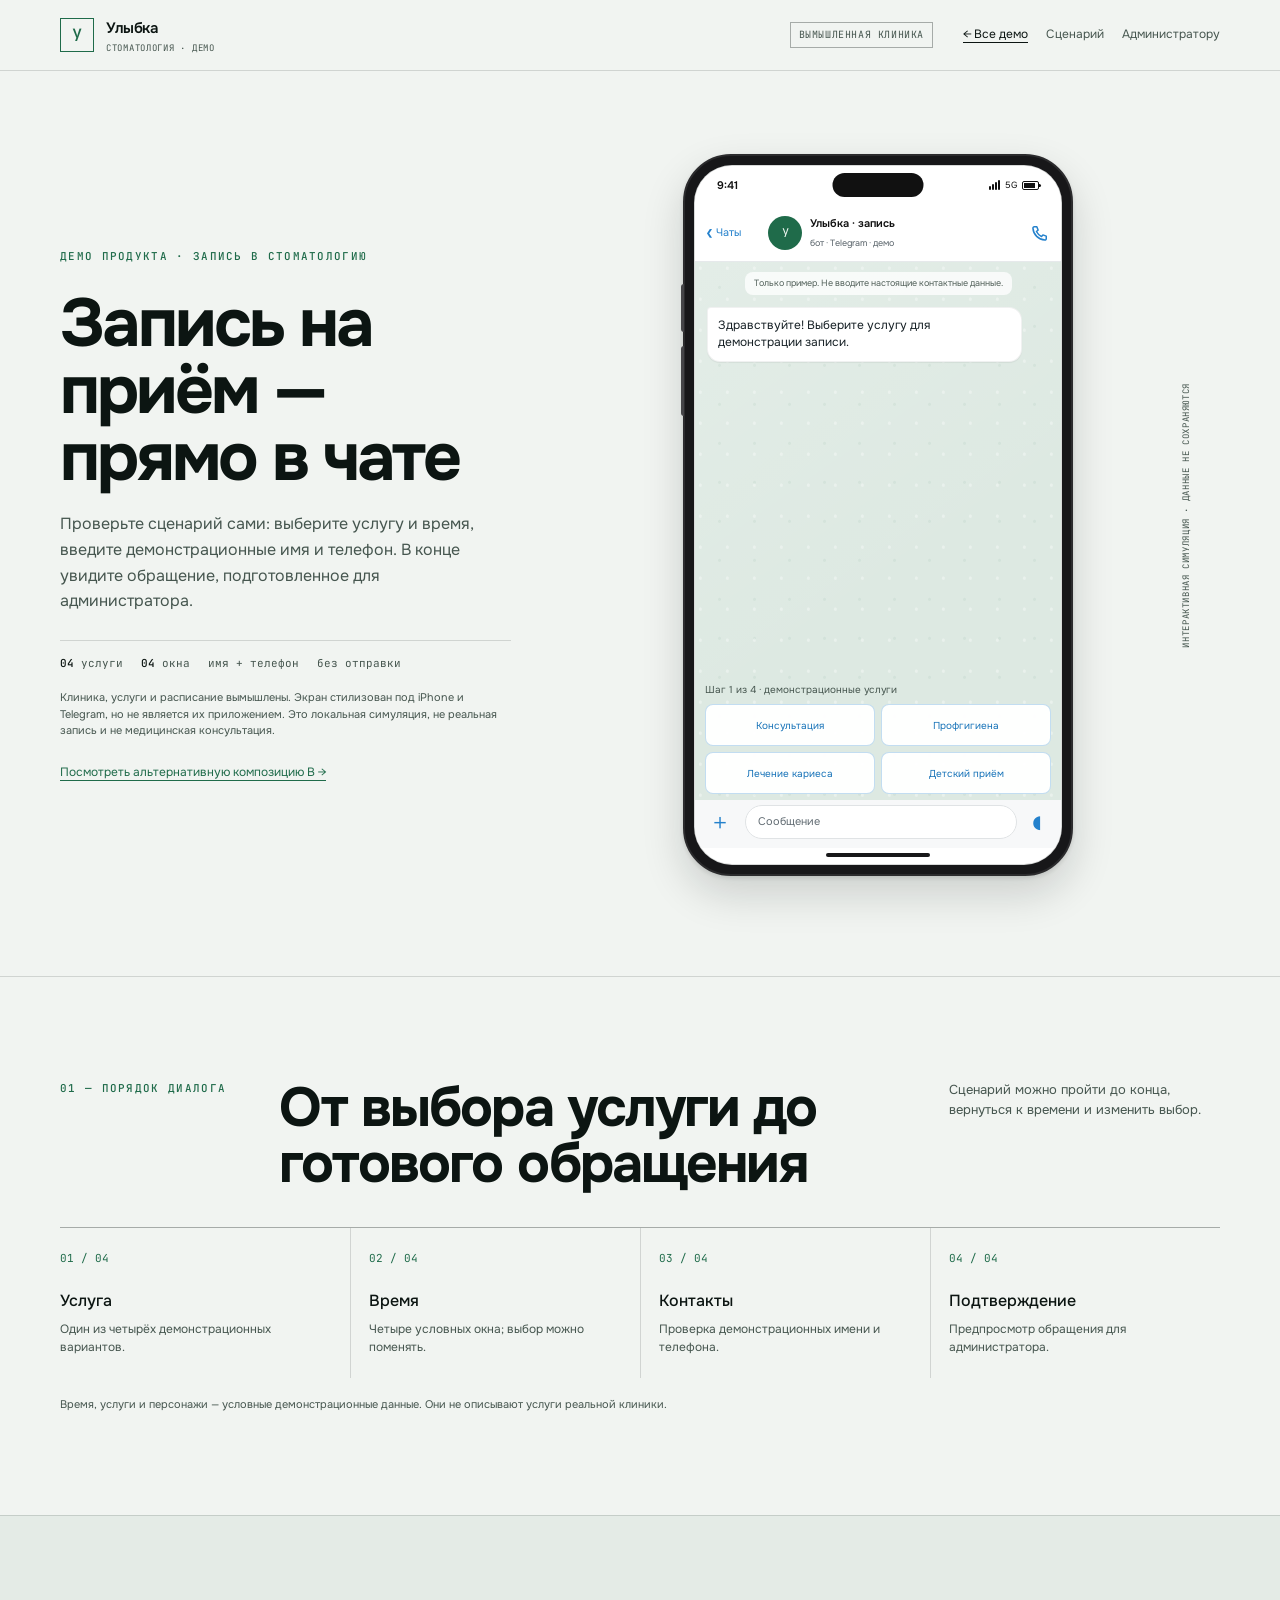
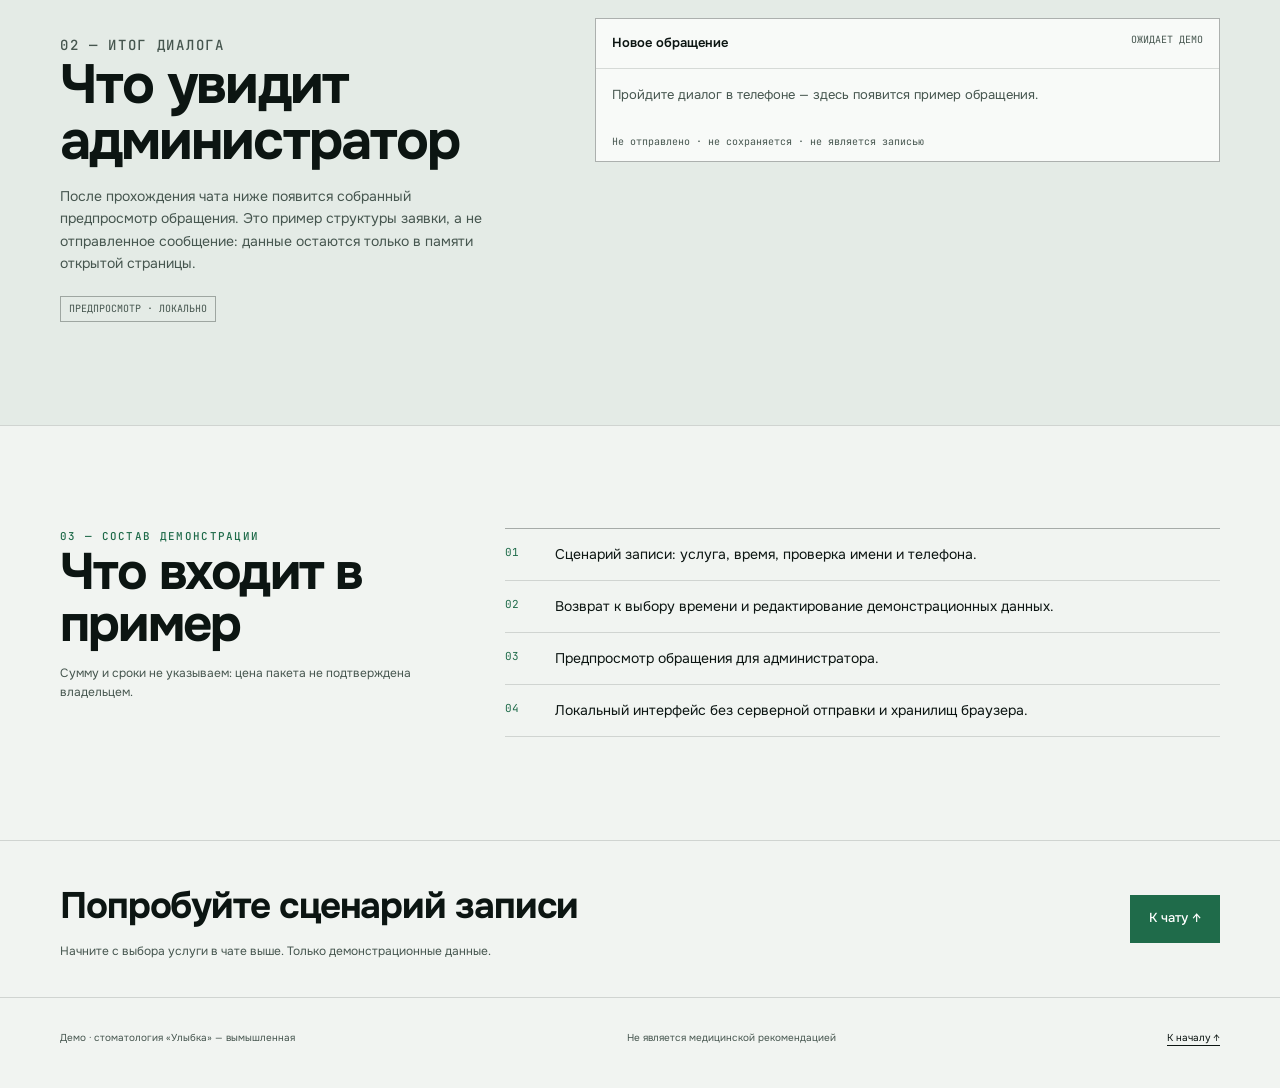
<file: clinic-bot/index.html>
<!doctype html>
<html lang="ru" data-theme="clinic">
<head>
  <meta charset="utf-8">
  <meta name="viewport" content="width=device-width, initial-scale=1">
  <meta name="theme-color" content="#F1F4F1">
  <title>Запись в стоматологию через бота — демо</title>
  <meta name="description" content="Демонстрация вымышленного Telegram-бота записи в стоматологию: выберите услугу, время и посмотрите обращение администратору.">
  <link rel="preconnect" href="https://fonts.googleapis.com">
  <link rel="preconnect" href="https://fonts.gstatic.com" crossorigin>
  <link href="https://fonts.googleapis.com/css2?family=JetBrains+Mono:wght@400;500&family=Onest:wght@400;500;600&display=swap" rel="stylesheet">
  <link rel="stylesheet" href="../assets/base.css">
  <style>
    html[data-theme="clinic"] {
      --font-display: "Onest", system-ui, sans-serif;
      --font-text: "Onest", system-ui, sans-serif;
      --font-mono: "JetBrains Mono", ui-monospace, monospace;
      --wrap: 1240px;
      --gutter: clamp(20px, 4vw, 40px);
    }
    body { background: var(--bg); }
    a { text-underline-offset: 4px; }
    .skip { position: absolute; top: 8px; left: -999px; z-index: 30; padding: 10px 14px; background: var(--accent); color: var(--accent-ink); }
    .skip:focus { left: 8px; }
    .top { border-bottom: 1px solid var(--line); }
    .top__inner { display: flex; align-items: center; justify-content: space-between; gap: 18px; min-height: 70px; }
    .wordmark { display: inline-flex; align-items: center; gap: 12px; min-height: 44px; color: var(--ink); text-decoration: none; }
    .wordmark__symbol { display: grid; place-items: center; width: 34px; height: 34px; border: 1px solid var(--accent); color: var(--accent); font: 500 17px/1 var(--font-mono); }
    .wordmark__name { font-size: 15px; font-weight: 600; letter-spacing: -.03em; }
    .wordmark__kind { display: block; margin-top: 2px; color: var(--ink-soft); font: 9px/1.3 var(--font-mono); letter-spacing: .08em; text-transform: uppercase; }
    .top__right { display: flex; align-items: center; gap: clamp(12px, 2.6vw, 30px); }
    .demo-tag { padding: 6px 8px; border: 1px solid var(--line-strong); color: var(--ink-soft); font: 10px/1.2 var(--font-mono); letter-spacing: .06em; text-transform: uppercase; }
    .demo-tag__short { display: none; }
    .top__nav { display: flex; align-items: center; gap: 18px; }
    .top__nav a { display: inline-flex; align-items: center; min-height: 44px; color: var(--ink-soft); font-size: 12px; white-space: nowrap; text-decoration: none; }
    .top__nav a:hover { color: var(--ink); text-decoration: underline; text-decoration-color: var(--accent); }
    .top__nav a.nav__home { color: var(--ink); text-decoration: underline; text-decoration-thickness: 1px; text-decoration-color: currentColor; }

    .hero { padding-block: clamp(38px, 6.5vw, 84px) clamp(56px, 8vw, 100px); }
    .hero__grid { display: grid; grid-template-columns: minmax(0, 5fr) minmax(350px, 7fr); gap: clamp(30px, 6vw, 82px); align-items: center; }
    .hero__copy { min-width: 0; }
    .eyebrow, .section-index { color: var(--accent); }
    .hero h1 { max-width: 620px; margin-top: 24px; font-size: clamp(2.8rem, 5.3vw, 5rem); line-height: .99; letter-spacing: -.045em; text-wrap: balance; }
    .hero__lead { max-width: 45ch; margin-top: 20px; color: var(--ink-soft); font-size: 16px; line-height: 1.6; }
    .hero__facts { display: flex; flex-wrap: wrap; gap: 8px 18px; margin-top: 26px; padding-top: 14px; border-top: 1px solid var(--line); color: var(--ink-soft); font: 11px/1.5 var(--font-mono); }
    .hero__facts b { color: var(--ink); font-weight: 500; }
    .hero__disclaimer { margin-top: 18px; color: var(--ink-soft); font-size: 11px; line-height: 1.5; }
    .hero__preview { margin-top: 24px; font-size: 12px; }
    .hero__preview a { color: var(--accent); }

    .phone-wrap { display: grid; grid-template-columns: minmax(0, 1fr) 40px; align-items: center; gap: 12px; min-width: 0; }
    .phone { position: relative; width: min(100%, 390px); justify-self: center; padding: 9px; border: 2px solid #2B2B2D; border-radius: 48px; background: #171719; box-shadow: 0 18px 42px rgba(12,21,18,.16), 0 2px 5px rgba(12,21,18,.12); }
    .phone::before, .phone::after { position: absolute; left: -4px; width: 3px; border-radius: 3px 0 0 3px; background: #454548; content: ""; }
    .phone::before { top: 128px; height: 48px; }
    .phone::after { top: 190px; height: 70px; }
    .phone__screen { position: relative; display: flex; flex-direction: column; height: 700px; overflow: hidden; border: 1px solid rgba(12,21,18,.16); border-radius: 38px; background: #FFFFFF; }
    .phone__status { position: relative; display: flex; flex: none; align-items: center; justify-content: space-between; height: 38px; padding: 0 22px; background: #FFFFFF; color: #111111; font: 600 11px/1 var(--font-text); }
    .phone__island { position: absolute; top: 7px; left: 50%; width: 91px; height: 24px; transform: translateX(-50%); border-radius: 20px; background: #111111; }
    .phone__indicators { display: inline-flex; align-items: center; gap: 5px; font: 9px/1 var(--font-text); }
    .phone__signal { display: inline-flex; align-items: end; gap: 1px; height: 10px; }
    .phone__signal i { display: block; width: 2px; border-radius: 2px; background: #111; }
    .phone__signal i:nth-child(1) { height: 4px; }
    .phone__signal i:nth-child(2) { height: 6px; }
    .phone__signal i:nth-child(3) { height: 8px; }
    .phone__signal i:nth-child(4) { height: 10px; }
    .phone__battery { position: relative; width: 17px; height: 9px; border: 1px solid #111; border-radius: 2px; }
    .phone__battery::before { position: absolute; inset: 1px 3px 1px 1px; background: #111; content: ""; }
    .phone__battery::after { position: absolute; top: 2px; right: -3px; width: 2px; height: 3px; border-radius: 0 2px 2px 0; background: #111; content: ""; }
    .phone__bar { display: grid; flex: none; grid-template-columns: 62px minmax(0,1fr) 58px; align-items: center; min-height: 58px; padding: 0 11px; border-bottom: 1px solid #E6E9EB; background: rgba(255,255,255,.97); }
    .phone__back { display: inline-flex; align-items: center; gap: 2px; min-height: 44px; color: #2481CC; font-size: 13px; white-space: nowrap; }
    .phone__back b { font-size: 25px; font-weight: 400; line-height: 1; }
    .phone__identity { display: grid; grid-template-columns: 34px minmax(0,1fr); align-items: center; justify-content: center; gap: 8px; min-width: 0; }
    .phone__avatar { display: grid; place-items: center; width: 34px; height: 34px; border-radius: 50%; background: var(--accent); color: #F4FAF6; font: 12px/1 var(--font-mono); }
    .phone__title { display: block; overflow: hidden; color: #111111; font-size: 11px; font-weight: 600; text-overflow: ellipsis; white-space: nowrap; }
    .phone__sub { display: block; margin-top: 3px; color: #59636A; font-size: 9px; }
    .phone__actions { display: flex; justify-content: end; color: #2481CC; }
    .phone__actions svg { width: 20px; height: 20px; }
    .chat { display: flex; flex: 1; flex-direction: column; min-height: 0; padding: 10px 10px 6px; background-color: #DDE9E2; background-image: radial-gradient(ellipse at 20% 20%, rgba(255,255,255,.34) 0 1px, transparent 2px), radial-gradient(ellipse at 70% 65%, rgba(31,107,74,.055) 0 1px, transparent 2px), linear-gradient(145deg, rgba(255,255,255,.18), transparent 60%); background-size: 27px 31px, 35px 39px, auto; }
    .chat__notice { align-self: center; max-width: 270px; margin-bottom: 10px; padding: 5px 9px; border-radius: 8px; background: rgba(255,255,255,.78); color: #52615A; font-size: 9px; line-height: 1.4; text-align: center; }
    .chat__log { display: flex; flex: 1; flex-direction: column; gap: 8px; overflow-y: auto; padding: 2px 2px 10px; scrollbar-color: #AABBB0 transparent; scrollbar-width: thin; }
    .message { max-width: 92%; padding: 9px 10px; border: 1px solid rgba(12,21,18,.06); border-radius: 4px 13px 13px 13px; background: #FFFFFF; color: #172126; font-size: 12px; line-height: 1.45; overflow-wrap: anywhere; animation: message-in 180ms cubic-bezier(.2,.7,.2,1) both; box-shadow: 0 1px 1px rgba(12,21,18,.06); }
    .message--bot { align-self: flex-start; }
    .message--user { align-self: flex-end; border-radius: 13px 4px 13px 13px; background: #D5F2CB; }
    .message__time { display: block; margin-top: 4px; color: #607169; font: 9px/1 var(--font-mono); text-align: right; }
    @keyframes message-in { from { opacity: 0; transform: translateY(6px); } to { opacity: 1; transform: translateY(0); } }
    .chat__controls { display: grid; gap: 7px; margin-top: auto; }
    .chat__hint { color: var(--ink-soft); font-size: 10px; line-height: 1.4; }
    .choices { display: grid; grid-template-columns: repeat(2, minmax(0, 1fr)); gap: 6px; }
    .choice { min-height: 42px; padding: 7px 8px; border: 1px solid rgba(36,129,204,.27); border-radius: 8px; background: rgba(255,255,255,.96); color: #1773B8; font-size: 10px; line-height: 1.3; text-align: center; cursor: pointer; transition: background-color 160ms ease, border-color 160ms ease, color 160ms ease; }
    .choice:active { transform: translateY(1px); }
    .choice:focus-visible, .chat-input:focus-visible, .text-action:focus-visible, .cta:focus-visible, .top__nav a:focus-visible, .wordmark:focus-visible, .footer a:focus-visible { outline: 2px solid var(--accent); outline-offset: 3px; }
    .chat-input-row { display: grid; grid-template-columns: minmax(0, 1fr) 44px; gap: 6px; }
    .chat-input { width: 100%; min-width: 0; min-height: 44px; padding: 9px 12px; border: 1px solid #D7DCE0; border-radius: 18px; background: #FFFFFF; color: #172126; font: 13px/1.3 var(--font-text); }
    .chat-input::placeholder { color: #626C73; opacity: 1; }
    .chat-input--invalid { border-color: #A32620; }
    .send { min-width: 44px; min-height: 44px; border: 1px solid #2481CC; border-radius: 50%; background: #2481CC; color: #FFFFFF; font-size: 17px; cursor: pointer; }
    .phone__composer { display: grid; flex: none; grid-template-columns: 34px minmax(0,1fr) 28px; align-items: center; gap: 6px; min-height: 48px; padding: 2px 10px 6px; background: #F7F8F9; }
    .composer__icon { display: grid; place-items: center; width: 30px; height: 34px; color: #2481CC; font-size: 22px; }
    .composer__field { display: flex; align-items: center; height: 34px; padding: 0 12px; border: 1px solid #E0E3E5; border-radius: 18px; background: #FFFFFF; color: #626C73; font-size: 11px; }
    .composer__mic { display: grid; place-items: center; width: 28px; height: 34px; color: #2481CC; font-size: 18px; }
    .phone__home { align-self: center; flex: none; width: 104px; height: 4px; margin: 5px 0 7px; border-radius: 4px; background: #171719; }
    .text-action { justify-self: start; min-height: 40px; padding: 8px 0; border: 0; background: transparent; color: var(--accent); font-size: 11px; text-decoration: underline; text-underline-offset: 3px; cursor: pointer; }
    .chat__error { min-height: 16px; color: #8C211B; font-size: 10px; line-height: 1.4; }
    .phone__side-label { color: var(--ink-soft); font: 9px/1.4 var(--font-mono); letter-spacing: .07em; text-align: center; writing-mode: vertical-rl; transform: rotate(180deg); }
    .chat-status { position: absolute; width: 1px; height: 1px; overflow: hidden; clip: rect(0,0,0,0); white-space: nowrap; clip-path: inset(50%); }

    .section { padding-block: clamp(58px, 8vw, 104px); border-top: 1px solid var(--line); }
    .section__head { display: grid; grid-template-columns: minmax(130px, 2fr) minmax(0, 7fr) minmax(180px, 3fr); gap: clamp(16px, 3vw, 40px); align-items: start; margin-bottom: 34px; }
    .section__head h2 { max-width: 640px; font-size: clamp(2rem, 4.3vw, 3.6rem); line-height: 1.03; letter-spacing: -.035em; }
    .section__head p:last-child { max-width: 34ch; color: var(--ink-soft); font-size: 13px; line-height: 1.55; }
    .steps { display: grid; grid-template-columns: repeat(4, minmax(0, 1fr)); border-top: 1px solid var(--line-strong); }
    .step { min-height: 150px; padding: 16px 18px 18px 0; }
    .step + .step { padding-left: 18px; border-left: 1px solid var(--line); }
    .step__no { color: var(--accent); font: 11px/1 var(--font-mono); }
    .step h3 { margin-top: 18px; font-size: 16px; font-weight: 500; }
    .step p { margin-top: 7px; color: var(--ink-soft); font-size: 12px; line-height: 1.5; }

    .admin { background: #E4EBE6; }
    .admin__grid { display: grid; grid-template-columns: minmax(0, 5fr) minmax(0, 7fr); gap: clamp(28px, 7vw, 88px); align-items: start; }
    .admin__copy h2 { max-width: 520px; font-size: clamp(2rem, 4.3vw, 3.6rem); line-height: 1.02; letter-spacing: -.035em; }
    .admin__copy p { max-width: 48ch; margin-top: 16px; color: var(--ink-soft); font-size: 14px; line-height: 1.6; }
    .admin__badge { display: inline-flex; margin-top: 22px; padding: 6px 8px; border: 1px solid var(--line-strong); color: var(--ink-soft); font: 10px/1.2 var(--font-mono); text-transform: uppercase; }
    .preview { border: 1px solid var(--line-strong); background: #F8FAF8; }
    .preview__top { display: flex; justify-content: space-between; gap: 12px; padding: 14px 16px; border-bottom: 1px solid var(--line); }
    .preview__top strong { font-size: 13px; font-weight: 600; }
    .preview__top span { color: var(--ink-soft); font: 10px/1.4 var(--font-mono); }
    .preview__body { padding: 16px; }
    .preview__empty { color: var(--ink-soft); font-size: 13px; line-height: 1.6; }
    .preview__list { display: grid; grid-template-columns: minmax(120px, 1fr) minmax(0, 2fr); margin: 0; }
    .preview__list dt, .preview__list dd { margin: 0; padding: 10px 0; border-bottom: 1px solid var(--line); font-size: 13px; line-height: 1.45; overflow-wrap: anywhere; }
    .preview__list dt { color: var(--ink-soft); }
    .preview__list dd { color: var(--ink); font-weight: 500; }
    .preview__foot { padding: 12px 16px; color: var(--ink-soft); font: 10px/1.5 var(--font-mono); }

    .scope__grid { display: grid; grid-template-columns: minmax(0, 4fr) minmax(0, 8fr); gap: clamp(28px, 7vw, 88px); }
    .scope h2 { font-size: clamp(2rem, 4vw, 3.4rem); line-height: 1.02; letter-spacing: -.035em; }
    .scope__note { margin-top: 14px; color: var(--ink-soft); font-size: 12px; line-height: 1.55; }
    .scope__list { list-style: none; border-top: 1px solid var(--line-strong); }
    .scope__list li { display: grid; grid-template-columns: 38px minmax(0, 1fr); gap: 12px; padding-block: 15px; border-bottom: 1px solid var(--line); font-size: 14px; line-height: 1.5; }
    .scope__list span { color: var(--accent); font: 11px/1.5 var(--font-mono); }

    .bottom-cta { padding-block: 36px; border-top: 1px solid var(--line); border-bottom: 1px solid var(--line); }
    .bottom-cta__inner { display: flex; flex-wrap: wrap; align-items: center; justify-content: space-between; gap: 20px; }
    .bottom-cta h2 { font-size: clamp(1.5rem, 3vw, 2.3rem); letter-spacing: -.03em; }
    .bottom-cta p { margin-top: 6px; color: var(--ink-soft); font-size: 12px; }
    .cta { display: inline-flex; align-items: center; justify-content: center; min-height: 48px; padding: 0 18px; border: 1px solid var(--accent); background: var(--accent); color: #FFFFFF; font-size: 13px; font-weight: 500; text-decoration: none; }
    .footer { padding-block: 18px 28px; }
    .footer__inner { display: flex; flex-wrap: wrap; align-items: center; justify-content: space-between; gap: 10px 20px; color: var(--ink-soft); font-size: 10px; }
    .footer a { display: inline-flex; align-items: center; min-height: 44px; color: var(--ink); }

    @media (hover: hover) and (pointer: fine) {
      .choice:hover { border-color: var(--accent); background: var(--accent); color: #FFFFFF; }
      .send:hover, .cta:hover { background: #15583B; }
    }
    @media (max-width: 900px) {
      .hero__grid { grid-template-columns: minmax(0, 5fr) minmax(320px, 7fr); gap: 24px; }
      .phone-wrap { grid-template-columns: minmax(0, 1fr); }
      .phone__side-label { display: none; }
      .section__head { grid-template-columns: minmax(110px, 2fr) minmax(0, 7fr); }
      .section__head > p:last-child { grid-column: 2; }
      .step { padding-right: 12px; }
      .step + .step { padding-left: 12px; }
    }
    @media (max-height: 740px) and (min-width: 681px) { .phone-wrap { zoom: .78; } }
    @media (min-height: 741px) and (max-height: 800px) and (min-width: 681px) { .phone-wrap { zoom: .86; } }
    @media (min-height: 801px) and (max-height: 860px) and (min-width: 681px) { .phone-wrap { zoom: .94; } }
    @media (max-width: 380px) {
      .demo-tag__full { position: absolute; width: 1px; height: 1px; margin: -1px; padding: 0; overflow: hidden; clip-path: inset(50%); white-space: nowrap; }
      .demo-tag__short { display: inline; }
    }
    @media (max-width: 680px) {
      .top__inner { min-height: 0; padding-block: 9px 0; flex-wrap: wrap; row-gap: 0; }
      .wordmark { flex-shrink: 0; }
      .top__right { display: contents; }
      .top__nav { flex-basis: 100%; gap: 18px; }
      .top__nav a { font-size: 12px; }
      .hero { padding-top: 38px; }
      .hero__grid { grid-template-columns: 1fr; gap: 30px; }
      .hero h1 { max-width: 520px; font-size: clamp(2.65rem, 10vw, 4rem); }
      .hero__lead { font-size: 15px; }
      .phone-wrap { width: min(100%, 430px); justify-self: center; }
      .phone { padding: 8px; border-radius: 43px; }
      .phone__screen { height: 670px; border-radius: 34px; }
      .section__head { grid-template-columns: 1fr; gap: 12px; }
      .section__head > p:last-child { grid-column: auto; }
      .section__head h2 { font-size: clamp(2rem, 9vw, 3rem); }
      .steps { grid-template-columns: repeat(2, minmax(0, 1fr)); }
      .step { min-height: 140px; }
      .step:nth-child(3) { padding-left: 0; border-left: 0; border-top: 1px solid var(--line); }
      .step:nth-child(4) { border-top: 1px solid var(--line); }
      .admin__grid, .scope__grid { grid-template-columns: 1fr; gap: 28px; }
      .admin__copy h2 { font-size: clamp(2rem, 9vw, 3rem); }
      .scope h2 { font-size: clamp(2rem, 9vw, 3rem); }
    }
    @media (max-width: 420px) {
      .wordmark__kind { font-size: 8px; }
      .demo-tag { padding: 5px 6px; font-size: 9px; }
      .top__nav a { font-size: 10px; }
      .hero h1 { font-size: clamp(2.55rem, 10.4vw, 3.3rem); }
      .hero__facts { gap: 6px 12px; font-size: 10px; }
      .phone__screen { height: 650px; border-radius: 31px; }
      .phone__bar { grid-template-columns: 54px minmax(0,1fr) 30px; padding-inline: 8px; }
      .phone__back { font-size: 11px; }
      .phone__back small { display: none; }
      .chat { padding-inline: 8px; }
      .choice { padding: 7px 6px; font-size: 10px; }
      .preview__list { grid-template-columns: 105px minmax(0, 1fr); }
      .preview__list dt, .preview__list dd { font-size: 12px; }
    }
    @media (prefers-reduced-motion: reduce) {
      *, *::before, *::after { scroll-behavior: auto !important; animation-duration: .01ms !important; animation-iteration-count: 1 !important; transition-duration: .01ms !important; }
    }
  </style>
</head>
<body>
  <a class="skip" href="#main">К содержимому</a>
  <header class="top">
    <div class="ui-wrap top__inner">
      <a class="wordmark" href="#top"><span class="wordmark__symbol" aria-hidden="true">У</span><span><span class="wordmark__name">Улыбка</span><span class="wordmark__kind">стоматология · демо</span></span></a>
      <div class="top__right">
        <span class="demo-tag"><span class="demo-tag__full">Вымышленная клиника</span><span class="demo-tag__short" aria-hidden="true">Демо</span></span>
        <nav class="top__nav" aria-label="Навигация"><a class="nav__home" href="../index.html">← Все демо</a><a href="#steps">Сценарий</a><a href="#administrator">Администратору</a></nav>
      </div>
    </div>
  </header>

  <main id="main">
    <section class="hero" id="top" aria-labelledby="hero-title">
      <div class="ui-wrap hero__grid">
        <div class="hero__copy">
          <p class="ui-label eyebrow">Демо продукта · запись в стоматологию</p>
          <h1 id="hero-title">Запись на приём — прямо в чате</h1>
          <p class="hero__lead">Проверьте сценарий сами: выберите услугу и время, введите демонстрационные имя и телефон. В конце увидите обращение, подготовленное для администратора.</p>
          <div class="hero__facts" aria-label="Состав сценария">
            <span><b>04</b> услуги</span><span><b>04</b> окна</span><span>имя + телефон</span><span>без отправки</span>
          </div>
          <p class="hero__disclaimer">Клиника, услуги и расписание вымышлены. Экран стилизован под iPhone и Telegram, но не является их приложением. Это локальная симуляция, не реальная запись и не медицинская консультация.</p>
          <p class="hero__preview"><a href="variant-b.html">Посмотреть альтернативную композицию B →</a></p>
        </div>

        <div class="phone-wrap" aria-label="Интерактивная демонстрация чат-бота">
          <section class="phone" aria-label="Макет телефона с демонстрационным чатом">
            <div class="phone__screen">
              <div class="phone__status" aria-label="Строка состояния телефона, демонстрация"><span>9:41</span><span class="phone__island" aria-hidden="true"></span><span class="phone__indicators" aria-hidden="true"><span class="phone__signal"><i></i><i></i><i></i><i></i></span><span>5G</span><span class="phone__battery"></span></span></div>
              <header class="phone__bar">
                <span class="phone__back" aria-hidden="true"><b>‹</b><small>Чаты</small></span>
                <span class="phone__identity"><span class="phone__avatar" aria-hidden="true">У</span><span><span class="phone__title">Улыбка · запись</span><span class="phone__sub">бот · Telegram · демо</span></span></span>
                <span class="phone__actions" aria-hidden="true"><svg viewBox="0 0 24 24" fill="none"><path d="M5 4.5h3.2l1.5 4-2 1.7a14.7 14.7 0 0 0 6.1 6.1l1.7-2 4 1.5V19a1.5 1.5 0 0 1-1.6 1.5A15.4 15.4 0 0 1 3.5 6.1 1.5 1.5 0 0 1 5 4.5Z" stroke="currentColor" stroke-width="1.8" stroke-linejoin="round"/></svg></span>
              </header>
              <div class="chat">
                <p class="chat__notice">Только пример. Не вводите настоящие контактные данные.</p>
                <div class="chat__log" id="chat-log" aria-label="Сообщения демонстрационного бота" aria-live="polite" aria-relevant="additions text"></div>
                <div class="chat__controls" id="chat-controls"></div>
              </div>
              <div class="phone__composer" aria-hidden="true"><span class="composer__icon">＋</span><span class="composer__field">Сообщение</span><span class="composer__mic">◖</span></div>
              <span class="phone__home" aria-hidden="true"></span>
            </div>
          </section>
          <p class="phone__side-label" aria-hidden="true">ИНТЕРАКТИВНАЯ СИМУЛЯЦИЯ · ДАННЫЕ НЕ СОХРАНЯЮТСЯ</p>
        </div>
      </div>
      <p class="chat-status" id="chat-status" role="status" aria-live="polite"></p>
    </section>

    <section class="section" id="steps" aria-labelledby="steps-title">
      <div class="ui-wrap">
        <header class="section__head">
          <p class="ui-label section-index">01 — Порядок диалога</p>
          <h2 id="steps-title">От выбора услуги до готового обращения</h2>
          <p>Сценарий можно пройти до конца, вернуться к времени и изменить выбор.</p>
        </header>
        <div class="steps">
          <article class="step"><span class="step__no">01 / 04</span><h3>Услуга</h3><p>Один из четырёх демонстрационных вариантов.</p></article>
          <article class="step"><span class="step__no">02 / 04</span><h3>Время</h3><p>Четыре условных окна; выбор можно поменять.</p></article>
          <article class="step"><span class="step__no">03 / 04</span><h3>Контакты</h3><p>Проверка демонстрационных имени и телефона.</p></article>
          <article class="step"><span class="step__no">04 / 04</span><h3>Подтверждение</h3><p>Предпросмотр обращения для администратора.</p></article>
        </div>
        <p class="hero__disclaimer">Время, услуги и персонажи — условные демонстрационные данные. Они не описывают услуги реальной клиники.</p>
      </div>
    </section>

    <section class="section admin" id="administrator" aria-labelledby="admin-title">
      <div class="ui-wrap admin__grid">
        <div class="admin__copy">
          <p class="ui-label section-index">02 — Итог диалога</p>
          <h2 id="admin-title">Что увидит администратор</h2>
          <p>После прохождения чата ниже появится собранный предпросмотр обращения. Это пример структуры заявки, а не отправленное сообщение: данные остаются только в памяти открытой страницы.</p>
          <span class="admin__badge">Предпросмотр · локально</span>
        </div>
        <section class="preview" aria-label="Предпросмотр обращения администратору" aria-live="polite" aria-atomic="true">
          <div class="preview__top"><strong>Новое обращение</strong><span id="preview-state">ОЖИДАЕТ ДЕМО</span></div>
          <div class="preview__body" id="preview-body"><p class="preview__empty">Пройдите диалог в телефоне — здесь появится пример обращения.</p></div>
          <p class="preview__foot">Не отправлено · не сохраняется · не является записью</p>
        </section>
      </div>
    </section>

    <section class="section scope" aria-labelledby="scope-title">
      <div class="ui-wrap scope__grid">
        <div><p class="ui-label section-index">03 — Состав демонстрации</p><h2 id="scope-title">Что входит в пример</h2><p class="scope__note">Сумму и сроки не указываем: цена пакета не подтверждена владельцем.</p></div>
        <ul class="scope__list">
          <li><span>01</span>Сценарий записи: услуга, время, проверка имени и телефона.</li>
          <li><span>02</span>Возврат к выбору времени и редактирование демонстрационных данных.</li>
          <li><span>03</span>Предпросмотр обращения для администратора.</li>
          <li><span>04</span>Локальный интерфейс без серверной отправки и хранилищ браузера.</li>
        </ul>
      </div>
    </section>

    <section class="bottom-cta" aria-label="Начать демонстрацию">
      <div class="ui-wrap bottom-cta__inner"><div><h2>Попробуйте сценарий записи</h2><p>Начните с выбора услуги в чате выше. Только демонстрационные данные.</p></div><a class="cta" href="#top">К чату ↑</a></div>
    </section>
  </main>
  <footer class="footer"><div class="ui-wrap footer__inner"><span>Демо · стоматология «Улыбка» — вымышленная</span><span>Не является медицинской рекомендацией</span><a href="#top">К началу ↑</a></div></footer>

  <script>
    (function () {
      'use strict';
      var services = ['Консультация', 'Профгигиена', 'Лечение кариеса', 'Детский приём'];
      var times = ['10:00', '12:30', '15:00', '17:30'];
      var state = { step: 'service', service: '', time: '', name: '', phone: '' };
      var log = document.getElementById('chat-log');
      var controls = document.getElementById('chat-controls');
      var status = document.getElementById('chat-status');
      var previewBody = document.getElementById('preview-body');
      var previewState = document.getElementById('preview-state');

      function announce(text) { status.textContent = text; }
      function addMessage(text, who) {
        var message = document.createElement('div');
        message.className = 'message message--' + who;
        message.textContent = text;
        log.appendChild(message);
        log.scrollTop = log.scrollHeight;
      }
      function clearControls() { controls.replaceChildren(); }
      function button(label, action, modifier) {
        var node = document.createElement('button');
        node.type = 'button';
        node.className = modifier || 'choice';
        node.textContent = label;
        node.addEventListener('click', action);
        return node;
      }
      function showChoices(items, handler, hint) {
        clearControls();
        if (hint) {
          var note = document.createElement('p');
          note.className = 'chat__hint';
          note.textContent = hint;
          controls.appendChild(note);
        }
        var grid = document.createElement('div');
        grid.className = 'choices';
        items.forEach(function (item, index) {
          grid.appendChild(button(item, function () { handler(item, index); }));
        });
        controls.appendChild(grid);
      }
      function renderService() {
        state.step = 'service';
        addMessage('Здравствуйте! Выберите услугу для демонстрации записи.', 'bot');
        showChoices(services, function (value) {
          state.service = value;
          addMessage(value, 'user');
          renderTime();
        }, 'Шаг 1 из 4 · демонстрационные услуги');
      }
      function renderTime() {
        state.step = 'time';
        addMessage('Для «' + state.service + '» выберите одно из условных окон.', 'bot');
        showChoices(times, function (value) {
          state.time = value;
          addMessage(value + ' · демо', 'user');
          renderName();
        }, 'Шаг 2 из 4 · все окна условные');
      }
      function renderTextInput(title, placeholder, inputMode, submitLabel, onSubmit, hint) {
        clearControls();
        var note = document.createElement('p');
        note.className = 'chat__hint';
        note.textContent = hint;
        controls.appendChild(note);
        var form = document.createElement('form');
        form.className = 'chat-input-row';
        form.noValidate = true;
        var input = document.createElement('input');
        input.className = 'chat-input';
        input.type = 'text';
        input.name = 'demo-' + title;
        input.autocomplete = 'off';
        input.placeholder = placeholder;
        input.setAttribute('aria-label', title + ' · только пример');
        if (inputMode) input.inputMode = inputMode;
        var send = document.createElement('button');
        send.className = 'send';
        send.type = 'submit';
        send.setAttribute('aria-label', submitLabel);
        send.textContent = '→';
        var error = document.createElement('p');
        error.className = 'chat__error';
        error.setAttribute('aria-live', 'polite');
        form.append(input, send);
        controls.append(form, error);
        form.addEventListener('submit', function (event) {
          event.preventDefault();
          var result = onSubmit(input.value.trim());
          if (!result.ok) {
            error.textContent = result.message;
            input.classList.add('chat-input--invalid');
            input.setAttribute('aria-invalid', 'true');
            input.setAttribute('aria-describedby', 'chat-input-error');
            error.id = 'chat-input-error';
            input.focus();
            announce(result.message);
            return;
          }
          error.textContent = '';
          addMessage(result.display, 'user');
          result.next();
        });
        input.addEventListener('input', function () {
          input.classList.remove('chat-input--invalid');
          input.removeAttribute('aria-invalid');
          input.removeAttribute('aria-describedby');
          error.textContent = '';
        });
        input.focus();
      }
      function renderName() {
        state.step = 'name';
        addMessage('Как к вам обращаться? Введите любое демонстрационное имя.', 'bot');
        renderTextInput('имя', 'Например, Алексей', 'text', 'Продолжить к телефону', function (value) {
          var letters = value.replace(/[\s'’ʼ-]/g, '');
          if (!/^[\p{L}]{2,}$/u.test(letters)) return { ok: false, message: 'Введите имя хотя бы из двух букв. Это только пример.' };
          state.name = value;
          return { ok: true, display: value, next: renderPhone };
        }, 'Шаг 3 из 4 · не вводите настоящее имя');
      }
      function renderPhone() {
        state.step = 'phone';
        addMessage('Укажите номер в тестовом формате. Не вводите свой настоящий телефон.', 'bot');
        renderTextInput('телефон', '+7 900 000-00-00', 'tel', 'Показать итог', function (value) {
          var digits = value.replace(/\D/g, '');
          var valid = (digits.length === 11 && (digits.charAt(0) === '7' || digits.charAt(0) === '8')) || digits.length === 10;
          if (!valid) return { ok: false, message: 'Проверьте формат: введите 10 цифр или 11 цифр с 7/8. Только тестовые данные.' };
          var national = digits.slice(-10);
          state.phone = '+7 ' + national.slice(0, 3) + ' ' + national.slice(3, 6) + '-' + national.slice(6, 8) + '-' + national.slice(8);
          return { ok: true, display: 'Демонстрационный номер принят', next: renderConfirmation };
        }, 'Шаг 4 из 4 · номер проверяется только в браузере');
      }
      function renderPreview() {
        previewState.textContent = 'ДЕМО · НЕ ОТПРАВЛЕНО';
        previewBody.replaceChildren();
        var list = document.createElement('dl');
        list.className = 'preview__list';
        [['Услуга', state.service], ['Время', state.time + ' · условное'], ['Имя', state.name + ' · демо'], ['Телефон', state.phone + ' · демо']].forEach(function (pair) {
          var term = document.createElement('dt');
          term.textContent = pair[0];
          var value = document.createElement('dd');
          value.textContent = pair[1];
          list.append(term, value);
        });
        previewBody.appendChild(list);
      }
      function renderConfirmation() {
        state.step = 'done';
        renderPreview();
        addMessage('Готово. Это локальный предпросмотр — реальная запись не создана.', 'bot');
        clearControls();
        var note = document.createElement('p');
        note.className = 'chat__hint';
        note.textContent = 'Обращение выше — пример того, что могло бы увидеть администратор.';
        controls.appendChild(note);
        var actions = document.createElement('div');
        actions.className = 'choices';
        actions.appendChild(button('Изменить время', function () {
          state.step = 'edit-time';
          addMessage('Хочу изменить время', 'user');
          renderEditTime();
        }));
        actions.appendChild(button('Начать заново', reset, 'choice'));
        controls.appendChild(actions);
        announce('Демо завершено. Обращение показано локально и не отправлено.');
      }
      function renderEditTime() {
        addMessage('Выберите другое условное время.', 'bot');
        showChoices(times.filter(function (time) { return time !== state.time; }), function (value) {
          state.time = value;
          addMessage(value + ' · демо', 'user');
          renderPreview();
          addMessage('Время в предпросмотре изменено. Запрос никуда не отправлен.', 'bot');
          renderConfirmationActions();
          announce('Время изменено в локальном предпросмотре.');
        }, 'Изменить можно без повторного ввода контактов');
      }
      function renderConfirmationActions() {
        clearControls();
        var actions = document.createElement('div');
        actions.className = 'choices';
        actions.appendChild(button('Изменить время', function () {
          addMessage('Хочу изменить время', 'user');
          renderEditTime();
        }));
        actions.appendChild(button('Начать заново', reset));
        controls.appendChild(actions);
      }
      function reset() {
        state = { step: 'service', service: '', time: '', name: '', phone: '' };
        log.replaceChildren();
        previewState.textContent = 'ОЖИДАЕТ ДЕМО';
        previewBody.replaceChildren();
        var empty = document.createElement('p');
        empty.className = 'preview__empty';
        empty.textContent = 'Пройдите диалог в телефоне — здесь появится пример обращения.';
        previewBody.appendChild(empty);
        announce('Демонстрация перезапущена.');
        renderService();
      }
      renderService();
    }());
  </script>
</body>
</html>
</file>
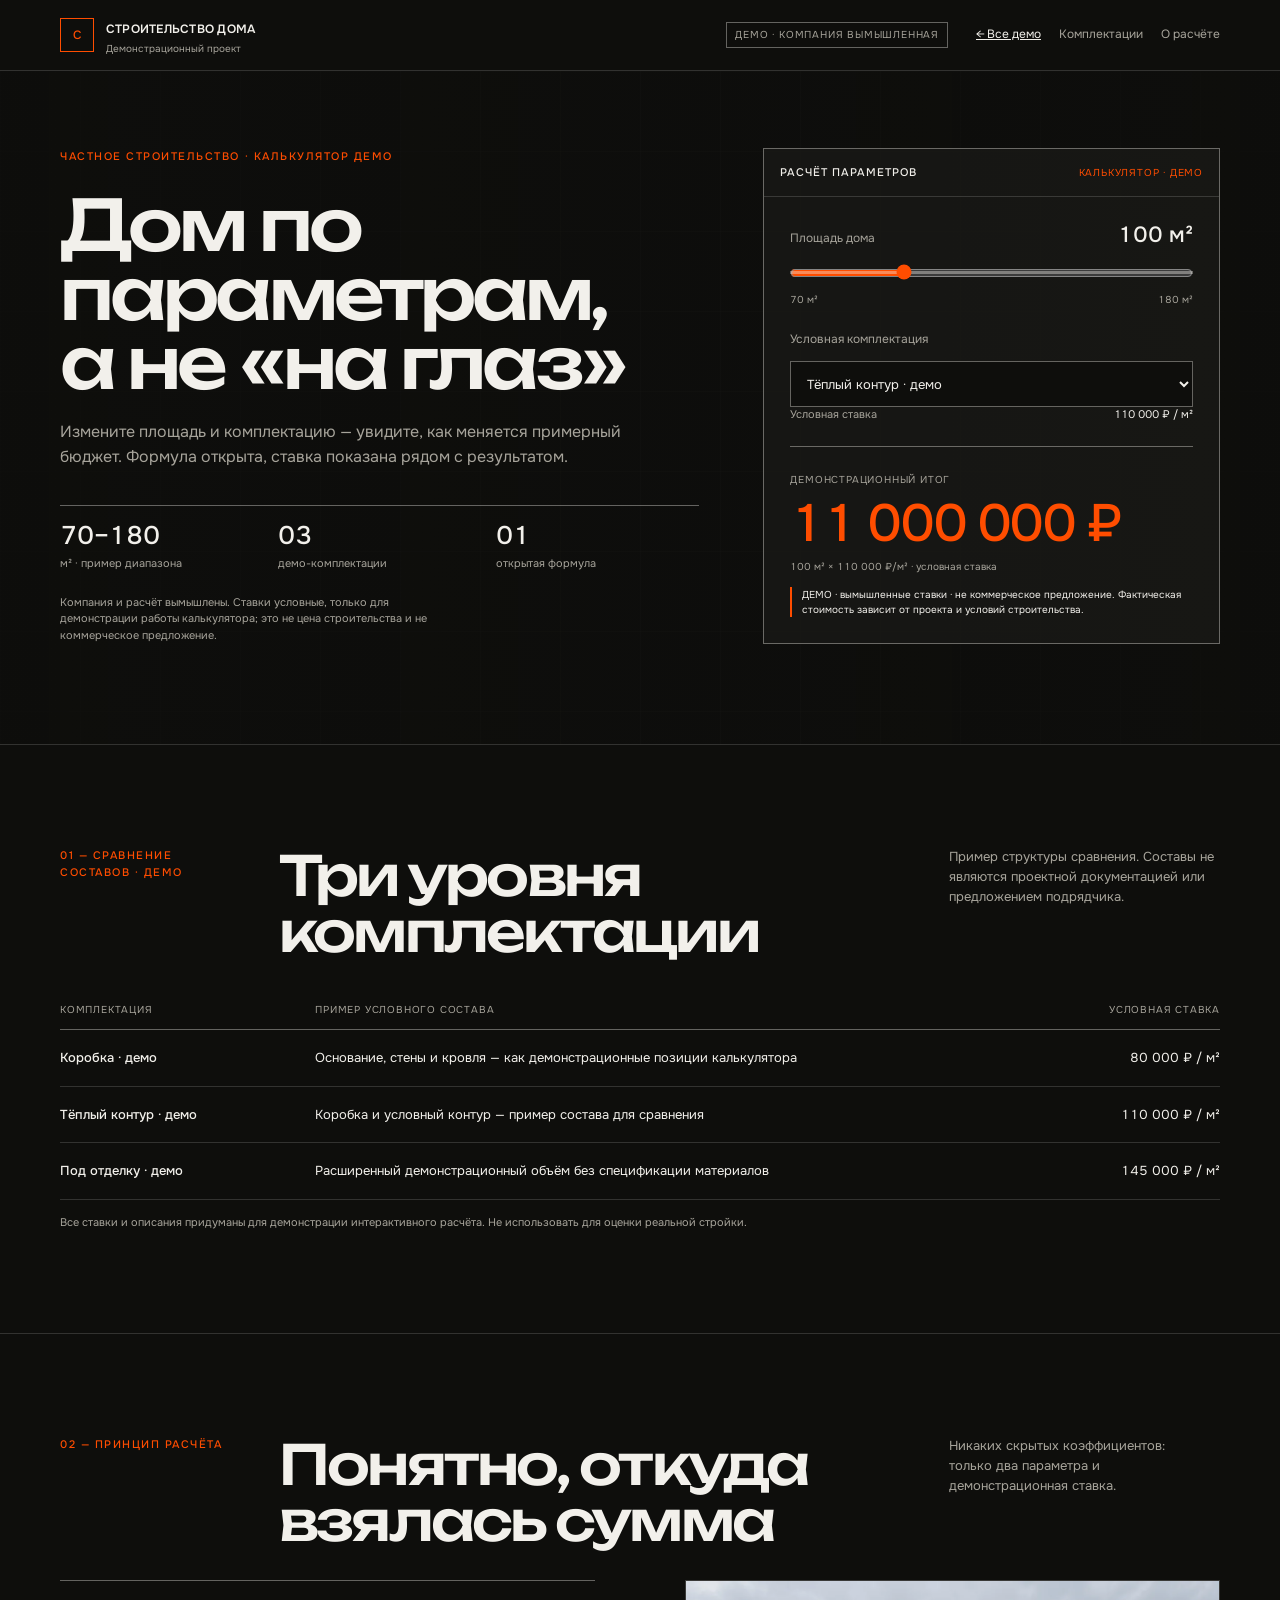
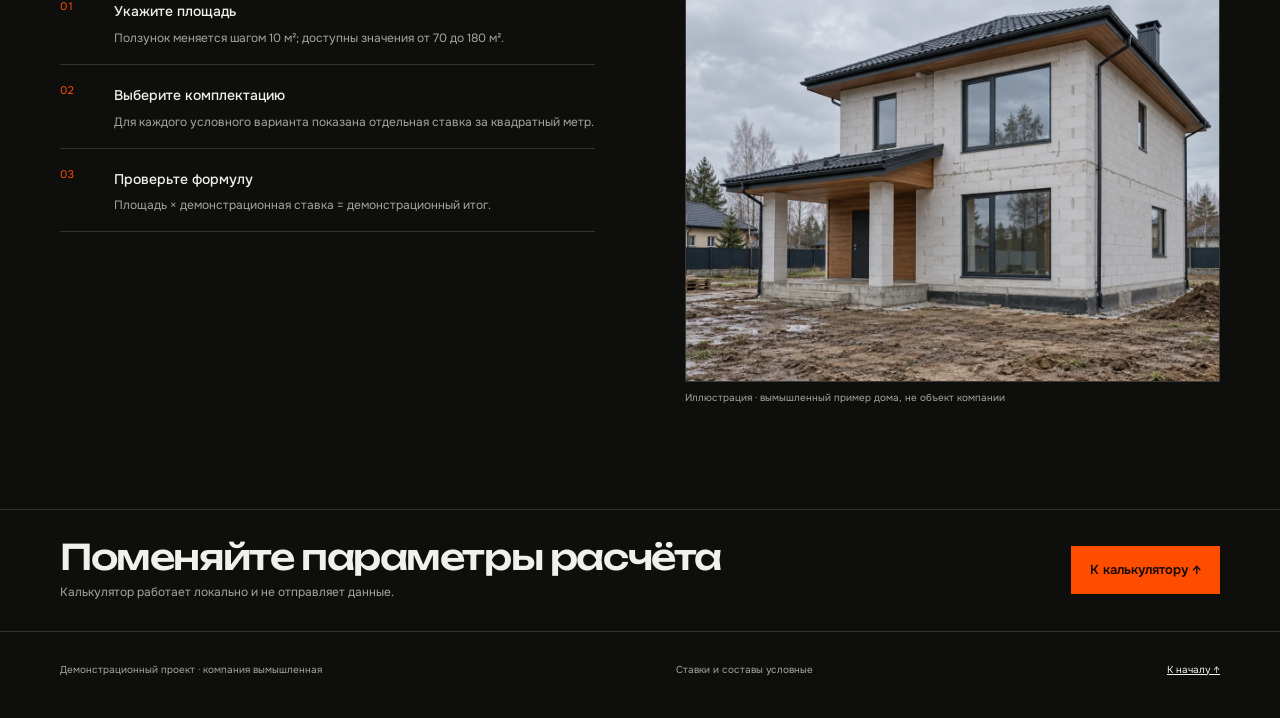
<file: stroyka/index.html>
<!doctype html>
<html lang="ru" data-theme="build">
<head>
  <meta charset="utf-8">
  <meta name="viewport" content="width=device-width, initial-scale=1">
  <meta name="theme-color" content="#0E0E0C">
  <title>Калькулятор строительства дома — демо</title>
  <meta name="description" content="Демонстрационный калькулятор строительства частного дома на условных ставках. Компания и расчёт вымышлены.">
  <link rel="preconnect" href="https://fonts.googleapis.com">
  <link rel="preconnect" href="https://fonts.gstatic.com" crossorigin>
  <link href="https://fonts.googleapis.com/css2?family=Onest:wght@400;500;600&family=Unbounded:wght@500;600&display=swap" rel="stylesheet">
  <link rel="stylesheet" href="../assets/base.css">
  <style>
    html[data-theme="build"] {
      --font-display: "Unbounded", system-ui, sans-serif;
      --font-text: "Onest", system-ui, sans-serif;
      --font-mono: "Onest", system-ui, sans-serif;
      --wrap: 1240px;
      --gutter: clamp(20px, 4vw, 40px);
    }
    body { background: var(--bg); }
    p { text-wrap: pretty; }
    .skip { position: absolute; top: 8px; left: -999px; z-index: 20; padding: 10px 14px; background: var(--accent); color: var(--accent-ink); }
    .skip:focus { left: 8px; }
    .header { border-bottom: 1px solid var(--line); }
    .header__inner { display: flex; align-items: center; justify-content: space-between; gap: 18px; min-height: 70px; }
    .brand { display: inline-flex; align-items: center; gap: 12px; min-height: 44px; color: var(--ink); text-decoration: none; }
    .brand__mark { display: grid; place-items: center; width: 34px; height: 34px; border: 1px solid var(--accent); color: var(--accent); font: 500 12px/1 var(--font-text); }
    .brand__name { font-size: 12px; font-weight: 600; letter-spacing: .02em; text-transform: uppercase; }
    .brand__note { display: block; margin-top: 3px; color: var(--ink-soft); font: 10px/1.2 var(--font-text); }
    .demo { padding: 6px 8px; border: 1px solid var(--line-strong); color: var(--ink-soft); font: 10px/1.2 var(--font-text); letter-spacing: .08em; text-transform: uppercase; }
    .demo__short { display: none; }
    .nav { display: flex; align-items: center; gap: 18px; }
    .nav a { display: inline-flex; align-items: center; min-height: 44px; color: var(--ink-soft); font-size: 12px; white-space: nowrap; text-decoration: none; }
    .header__end { display: flex; align-items: center; gap: clamp(10px, 2.5vw, 28px); }
    .nav a:hover, .nav a:focus-visible { color: var(--ink); text-decoration: underline; text-decoration-color: var(--accent); }
    .nav a.nav__home { color: var(--ink); text-decoration: underline; text-decoration-thickness: 1px; text-decoration-color: currentColor; }

    .hero { position: relative; overflow: hidden; padding-block: clamp(42px, 6vw, 78px) clamp(58px, 8vw, 100px); background-image: linear-gradient(rgba(242,240,235,.055) 1px, transparent 1px), linear-gradient(90deg, rgba(242,240,235,.055) 1px, transparent 1px); background-size: 80px 80px; }
    .hero::before { position: absolute; inset: 0; background: linear-gradient(90deg, rgba(14,14,12,.94), rgba(14,14,12,.80) 55%, rgba(14,14,12,.94)); content: ""; pointer-events: none; }
    .hero__inner { position: relative; z-index: 1; }
    .hero__grid { display: grid; grid-template-columns: minmax(0, 7fr) minmax(360px, 5fr); gap: clamp(28px, 5vw, 68px); align-items: center; }
    .hero__copy { min-width: 0; }
    .eyebrow, .section-index { color: var(--accent); }
    .hero h1 { max-width: 780px; margin-top: 24px; font-family: var(--font-display); font-size: clamp(2.6rem, 5.5vw, 5.4rem); font-weight: 500; line-height: .98; letter-spacing: -.055em; text-wrap: balance; }
    .hero__lead { max-width: 52ch; margin-top: 22px; color: var(--ink-soft); font-size: 16px; line-height: 1.6; }
    .facts { display: grid; grid-template-columns: repeat(3, minmax(0,1fr)); gap: 14px; max-width: 650px; margin-top: 35px; padding-top: 15px; border-top: 1px solid var(--line-strong); }
    .fact { min-width: 0; }
    .fact__value { display: block; color: var(--ink); font: 500 clamp(18px,2vw,26px)/1.15 var(--font-text); font-variant-numeric: tabular-nums; }
    .fact__label { display: block; margin-top: 6px; color: var(--ink-soft); font-size: 11px; line-height: 1.4; }
    .hero__notice { max-width: 62ch; margin-top: 22px; color: var(--ink-soft); font-size: 11px; line-height: 1.5; }

    .calc { min-width: 0; border: 1px solid var(--line-strong); background: rgba(23,23,21,.96); }
    .calc__head { display: flex; align-items: center; justify-content: space-between; gap: 10px; min-height: 48px; padding: 0 16px; border-bottom: 1px solid var(--line); }
    .calc__head strong { font: 500 11px/1.3 var(--font-text); letter-spacing: .09em; text-transform: uppercase; }
    .calc__head span { color: var(--accent); font: 10px/1.3 var(--font-text); letter-spacing: .08em; }
    .calc__body { padding: clamp(16px,2.3vw,26px); }
    .field { display: grid; gap: 12px; }
    .field + .field { margin-top: 24px; }
    .field__top { display: flex; align-items: baseline; justify-content: space-between; gap: 14px; }
    .field label, .field__label { color: var(--ink-soft); font-size: 12px; }
    .area-value { color: var(--ink); font: 500 22px/1.1 var(--font-text); font-variant-numeric: tabular-nums; white-space: nowrap; }
    .area-value output { color: var(--ink); }
    .range { width: 100%; height: 26px; margin: 0; background: transparent; accent-color: var(--accent); cursor: pointer; }
    .range:focus-visible, .package-select:focus-visible, .nav a:focus-visible, .brand:focus-visible, .footer a:focus-visible, .cta:focus-visible { outline: 2px solid var(--accent); outline-offset: 3px; }
    .range::-webkit-slider-runnable-track { height: 3px; background: var(--line-strong); }
    .range::-webkit-slider-thumb { width: 18px; height: 18px; margin-top: -7px; appearance: none; border: 2px solid var(--bg); background: var(--accent); }
    .range::-moz-range-track { height: 3px; background: var(--line-strong); }
    .range::-moz-range-thumb { width: 14px; height: 14px; border: 2px solid var(--bg); border-radius: 0; background: var(--accent); }
    .range__ends { display: flex; justify-content: space-between; margin-top: -5px; color: var(--ink-soft); font: 10px/1.3 var(--font-text); font-variant-numeric: tabular-nums; }
    .package-select { width: 100%; min-height: 46px; padding: 10px 12px; border: 1px solid var(--line-strong); border-radius: 0; background: var(--bg); color: var(--ink); font: 13px/1.3 var(--font-text); }
    .rate { display: flex; justify-content: space-between; gap: 12px; color: var(--ink-soft); font-size: 11px; line-height: 1.4; }
    .rate output { color: var(--ink); font-variant-numeric: tabular-nums; white-space: nowrap; }
    .total { margin-top: 23px; padding-top: 18px; border-top: 1px solid var(--line-strong); }
    .total__label { color: var(--ink-soft); font: 10px/1.4 var(--font-text); letter-spacing: .08em; text-transform: uppercase; }
    .total__value { display: block; margin-top: 8px; color: var(--accent); font: 500 clamp(2rem,4.1vw,3.65rem)/1 var(--font-text); letter-spacing: -.045em; font-variant-numeric: tabular-nums; overflow-wrap: anywhere; }
    .total__formula { display: block; margin-top: 8px; color: var(--ink-soft); font: 10px/1.5 var(--font-text); font-variant-numeric: tabular-nums; }
    .total__disclaimer { margin-top: 13px; padding-left: 10px; border-left: 2px solid var(--accent); color: var(--ink); font-size: 10px; line-height: 1.5; }

    .section { padding-block: clamp(58px,8vw,104px); border-top: 1px solid var(--line); }
    .section__head { display: grid; grid-template-columns: minmax(130px,2fr) minmax(0,7fr) minmax(180px,3fr); gap: clamp(16px,3vw,40px); align-items: start; margin-bottom: 32px; }
    .section__head h2 { max-width: 700px; font: 500 clamp(2rem,4.3vw,3.7rem)/1.02 var(--font-display); letter-spacing: -.05em; text-wrap: balance; }
    .section__head > p:last-child { max-width: 34ch; color: var(--ink-soft); font-size: 13px; line-height: 1.55; }
    .packages { width: 100%; border-collapse: collapse; text-align: left; }
    .packages th { padding: 12px 14px 12px 0; border-bottom: 1px solid var(--line-strong); color: var(--ink-soft); font: 10px/1.4 var(--font-text); letter-spacing: .08em; text-transform: uppercase; }
    .packages td { padding: 18px 14px 18px 0; border-bottom: 1px solid var(--line); color: var(--ink); font-size: 13px; line-height: 1.5; vertical-align: top; }
    .packages td:first-child { width: 22%; font-weight: 500; }
    .packages td:last-child, .packages th:last-child { padding-right: 0; text-align: right; font-variant-numeric: tabular-nums; white-space: nowrap; }
    .packages small { display: block; margin-top: 4px; color: var(--ink-soft); font-size: 10px; }
    .table-note { margin-top: 14px; color: var(--ink-soft); font-size: 11px; line-height: 1.5; }

    .steps { display: grid; grid-template-columns: minmax(0,1fr) minmax(0,1fr); gap: clamp(24px,7vw,90px); align-items: start; }
    .steps__list { list-style: none; border-top: 1px solid var(--line-strong); }
    .steps__list li { display: grid; grid-template-columns: 42px minmax(0,1fr); gap: 12px; padding: 17px 0; border-bottom: 1px solid var(--line); }
    .steps__no { color: var(--accent); font: 11px/1.5 var(--font-text); font-variant-numeric: tabular-nums; }
    .steps__list strong { font-size: 14px; font-weight: 500; }
    .steps__list p { margin-top: 5px; color: var(--ink-soft); font-size: 12px; line-height: 1.5; }
    .house-figure { margin: 0; }
    .house-figure__frame { overflow: hidden; border: 1px solid var(--line); background: var(--surface); }
    .house-figure img { display: block; width: 100%; height: auto; }
    .house-figure figcaption { margin-top: 8px; color: var(--ink-soft); font-size: 10px; }

    .bottom { padding-block: 28px; border-top: 1px solid var(--line); border-bottom: 1px solid var(--line); }
    .bottom__inner { display: flex; flex-wrap: wrap; align-items: center; justify-content: space-between; gap: 18px; }
    .bottom h2 { font: 500 clamp(1.5rem,3vw,2.2rem)/1.1 var(--font-display); letter-spacing: -.04em; }
    .bottom p { margin-top: 7px; color: var(--ink-soft); font-size: 12px; }
    .cta { display: inline-flex; align-items: center; justify-content: center; min-height: 48px; padding: 0 18px; border: 1px solid var(--accent); background: var(--accent); color: var(--accent-ink); font-size: 13px; font-weight: 600; text-decoration: none; }
    .footer { padding-block: 16px 26px; }
    .footer__inner { display: flex; flex-wrap: wrap; align-items: center; justify-content: space-between; gap: 8px 20px; color: var(--ink-soft); font-size: 10px; }
    .footer a { display: inline-flex; align-items: center; min-height: 44px; color: var(--ink); }
    .skip:focus, .cta:focus-visible { outline-offset: 3px; }

    @media (hover:hover) and (pointer:fine) {
      .nav a:hover { color: var(--ink); }
      .cta:hover { filter: brightness(1.08); }
    }
    @media (max-width:980px) {
      .hero__grid { grid-template-columns: minmax(0,1fr) minmax(320px,.9fr); gap: 28px; }
      .section__head { grid-template-columns: minmax(110px,2fr) minmax(0,7fr); }
      .section__head > p:last-child { grid-column: 2; }
    }
    @media (max-width:440px) {
      .demo__full { position: absolute; width: 1px; height: 1px; margin: -1px; padding: 0; overflow: hidden; clip-path: inset(50%); white-space: nowrap; }
      .demo__short { display: inline; }
    }
    @media (max-width:400px) {
      .header__end { gap: 8px; }
    }
    @media (max-width:700px) {
      .header__inner { min-height: 0; padding-block: 9px 0; flex-wrap: wrap; row-gap: 0; }
      .brand { flex-shrink: 0; }
      .header__end { display: contents; }
      .nav { flex-basis: 100%; gap: 18px; }
      .nav a { font-size: 12px; }
      .hero { padding-block: 38px 58px; }
      .hero__grid { display: flex; flex-direction: column; align-items: stretch; gap: 0; }
      .hero__copy { display: contents; }
      .hero__copy .eyebrow { order: 0; }
      .hero h1 { order: 1; margin-top: 12px; }
      .calc { order: 2; width: min(100%,520px); margin-top: 22px; }
      .hero__lead { order: 3; margin-top: 22px; }
      .facts { order: 4; }
      .hero__notice { order: 5; }
      .hero h1 { max-width: 640px; font-size: clamp(2.3rem,9.5vw,4rem); }
      .hero__lead { font-size: 15px; }
      .facts { margin-top: 26px; }
      .section__head { grid-template-columns: 1fr; gap: 12px; }
      .section__head > p:last-child { grid-column: auto; }
      .section__head h2 { font-size: clamp(2rem,8.7vw,3rem); }
      .steps { grid-template-columns: 1fr; }
      .house-figure { max-width: 560px; }
      .packages thead { position: absolute; width: 1px; height: 1px; overflow: hidden; clip: rect(0,0,0,0); clip-path: inset(50%); white-space: nowrap; }
      .packages, .packages tbody { display: block; }
      .packages tr { display: grid; grid-template-columns: 1fr auto; gap: 0 14px; padding: 12px 0; border-bottom: 1px solid var(--line); }
      .packages td { display: block; padding: 5px 0; border: 0; text-align: left !important; white-space: normal; }
      .packages td:first-child { grid-column: 1; width: auto; font-size: 15px; }
      .packages td:nth-child(2) { grid-column: 1 / -1; grid-row: 2; }
      .packages td:last-child { grid-column: 2; grid-row: 1; color: var(--accent); font-size: 12px; }
      .packages td[data-label]::before { display: block; margin-bottom: 3px; color: var(--ink-soft); font-size: 9px; letter-spacing: .06em; text-transform: uppercase; content: attr(data-label); }
    }
    @media (max-width:420px) {
      .demo { padding: 5px 6px; font-size: 9px; }
      .brand__note { font-size: 9px; }
      .hero h1 { font-size: clamp(2.18rem,9.4vw,2.7rem); }
      .facts { gap: 10px; }
      .fact__value { font-size: 17px; }
      .calc__body { padding: 15px; }
      .total__value { font-size: clamp(1.9rem,9vw,2.5rem); }
      .packages tr { grid-template-columns: minmax(0,1fr) auto; }
    }
    @media (prefers-reduced-motion:reduce) {
      *, *::before, *::after { scroll-behavior: auto !important; animation-duration: .01ms !important; transition-duration: .01ms !important; }
    }
  </style>
</head>
<body>
  <a class="skip" href="#main">К содержимому</a>
  <header class="header">
    <div class="ui-wrap header__inner">
      <a class="brand" href="#top"><span class="brand__mark" aria-hidden="true">С</span><span><span class="brand__name">Строительство дома</span><span class="brand__note">Демонстрационный проект</span></span></a>
      <div class="header__end"><span class="demo"><span class="demo__full">Демо · компания вымышленная</span><span class="demo__short" aria-hidden="true">Демо</span></span><nav class="nav" aria-label="Разделы"><a class="nav__home" href="../index.html">← Все демо</a><a href="#packages">Комплектации</a><a href="#process">О расчёте</a></nav></div>
    </div>
  </header>

  <main id="main">
    <section class="hero" id="top" aria-labelledby="hero-title">
      <div class="ui-wrap hero__inner hero__grid">
        <div class="hero__copy">
          <p class="ui-label eyebrow">Частное строительство · калькулятор демо</p>
          <h1 id="hero-title">Дом по параметрам, а не «на глаз»</h1>
          <p class="hero__lead">Измените площадь и комплектацию — увидите, как меняется примерный бюджет. Формула открыта, ставка показана рядом с результатом.</p>
          <div class="facts" aria-label="Что можно изменить в расчёте">
            <div class="fact"><span class="fact__value">70–180</span><span class="fact__label">м² · пример диапазона</span></div>
            <div class="fact"><span class="fact__value">03</span><span class="fact__label">демо-комплектации</span></div>
            <div class="fact"><span class="fact__value">01</span><span class="fact__label">открытая формула</span></div>
          </div>
          <p class="hero__notice">Компания и расчёт вымышлены. Ставки условные, только для демонстрации работы калькулятора; это не цена строительства и не коммерческое предложение.</p>
        </div>

        <section class="calc" aria-labelledby="calc-title">
          <header class="calc__head"><strong id="calc-title">Расчёт параметров</strong><span>КАЛЬКУЛЯТОР · ДЕМО</span></header>
          <div class="calc__body">
            <div class="field">
              <div class="field__top"><label for="area-range">Площадь дома</label><span class="area-value"><output id="area-output" for="area-range">100</output> м²</span></div>
              <input class="range" id="area-range" type="range" min="70" max="180" step="10" value="100" aria-describedby="area-help">
              <div class="range__ends" id="area-help"><span>70 м²</span><span>180 м²</span></div>
            </div>
            <div class="field">
              <label for="package-choice">Условная комплектация</label>
              <select class="package-select" id="package-choice">
                <option value="box" data-rate="80000">Коробка · демо</option>
                <option value="warm" data-rate="110000" selected>Тёплый контур · демо</option>
                <option value="finish" data-rate="145000">Под отделку · демо</option>
              </select>
            </div>
            <p class="rate"><span>Условная ставка</span><output id="rate-output">110 000 ₽ / м²</output></p>
            <div class="total" aria-live="polite" aria-atomic="true">
              <span class="total__label">Демонстрационный итог</span>
              <output class="total__value" id="total-output" for="area-range package-choice">11 000 000 ₽</output>
              <span class="total__formula" id="formula-output">100 м² × 110 000 ₽/м² · условная ставка</span>
              <p class="total__disclaimer">ДЕМО · вымышленные ставки · не коммерческое предложение. Фактическая стоимость зависит от проекта и условий строительства.</p>
            </div>
          </div>
        </section>
      </div>
    </section>

    <section class="section" id="packages" aria-labelledby="packages-title">
      <div class="ui-wrap">
        <header class="section__head">
          <p class="ui-label section-index">01 — Сравнение составов · демо</p>
          <h2 id="packages-title">Три уровня комплектации</h2>
          <p>Пример структуры сравнения. Составы не являются проектной документацией или предложением подрядчика.</p>
        </header>
        <table class="packages">
          <thead><tr><th scope="col">Комплектация</th><th scope="col">Пример условного состава</th><th scope="col">Условная ставка</th></tr></thead>
          <tbody>
            <tr><td data-label="Комплектация">Коробка · демо</td><td data-label="Условный состав">Основание, стены и кровля — как демонстрационные позиции калькулятора</td><td data-label="Условная ставка">80 000 ₽ / м²</td></tr>
            <tr><td data-label="Комплектация">Тёплый контур · демо</td><td data-label="Условный состав">Коробка и условный контур — пример состава для сравнения</td><td data-label="Условная ставка">110 000 ₽ / м²</td></tr>
            <tr><td data-label="Комплектация">Под отделку · демо</td><td data-label="Условный состав">Расширенный демонстрационный объём без спецификации материалов</td><td data-label="Условная ставка">145 000 ₽ / м²</td></tr>
          </tbody>
        </table>
        <p class="table-note">Все ставки и описания придуманы для демонстрации интерактивного расчёта. Не использовать для оценки реальной стройки.</p>
      </div>
    </section>

    <section class="section" id="process" aria-labelledby="process-title">
      <div class="ui-wrap">
        <header class="section__head">
          <p class="ui-label section-index">02 — Принцип расчёта</p>
          <h2 id="process-title">Понятно, откуда взялась сумма</h2>
          <p>Никаких скрытых коэффициентов: только два параметра и демонстрационная ставка.</p>
        </header>
        <div class="steps">
          <ol class="steps__list">
            <li><span class="steps__no">01</span><div><strong>Укажите площадь</strong><p>Ползунок меняется шагом 10 м²; доступны значения от 70 до 180 м².</p></div></li>
            <li><span class="steps__no">02</span><div><strong>Выберите комплектацию</strong><p>Для каждого условного варианта показана отдельная ставка за квадратный метр.</p></div></li>
            <li><span class="steps__no">03</span><div><strong>Проверьте формулу</strong><p>Площадь × демонстрационная ставка = демонстрационный итог.</p></div></li>
          </ol>
          <figure class="house-figure">
            <div class="house-figure__frame"><img src="../assets/build-thumb.webp" width="1200" height="900" alt="Иллюстрация частного дома для демонстрации строительной тематики" loading="lazy"></div>
            <figcaption>Иллюстрация · вымышленный пример дома, не объект компании</figcaption>
          </figure>
        </div>
      </div>
    </section>

    <section class="bottom" aria-label="К калькулятору">
      <div class="ui-wrap bottom__inner"><div><h2>Поменяйте параметры расчёта</h2><p>Калькулятор работает локально и не отправляет данные.</p></div><a class="cta" href="#top">К калькулятору ↑</a></div>
    </section>
  </main>
  <footer class="footer"><div class="ui-wrap footer__inner"><span>Демонстрационный проект · компания вымышленная</span><span>Ставки и составы условные</span><a href="#top">К началу ↑</a></div></footer>
  <script>
    (function () {
      'use strict';
      var area = document.getElementById('area-range');
      var areaOutput = document.getElementById('area-output');
      var packageChoice = document.getElementById('package-choice');
      var rateOutput = document.getElementById('rate-output');
      var totalOutput = document.getElementById('total-output');
      var formulaOutput = document.getElementById('formula-output');
      var currency = new Intl.NumberFormat('ru-RU', { maximumFractionDigits: 0 });

      function recalculate() {
        var squareMeters = Number(area.value);
        var selected = packageChoice.options[packageChoice.selectedIndex];
        var rate = Number(selected.dataset.rate);
        var total = squareMeters * rate;
        areaOutput.value = String(squareMeters);
        areaOutput.textContent = String(squareMeters);
        rateOutput.value = currency.format(rate) + ' ₽ / м²';
        rateOutput.textContent = currency.format(rate) + ' ₽ / м²';
        totalOutput.value = currency.format(total) + ' ₽';
        totalOutput.textContent = currency.format(total) + ' ₽';
        formulaOutput.textContent = squareMeters + ' м² × ' + currency.format(rate) + ' ₽/м² · условная ставка';
      }

      area.addEventListener('input', recalculate);
      packageChoice.addEventListener('change', recalculate);
      recalculate();
    }());
  </script>
</body>
</html>
</file>
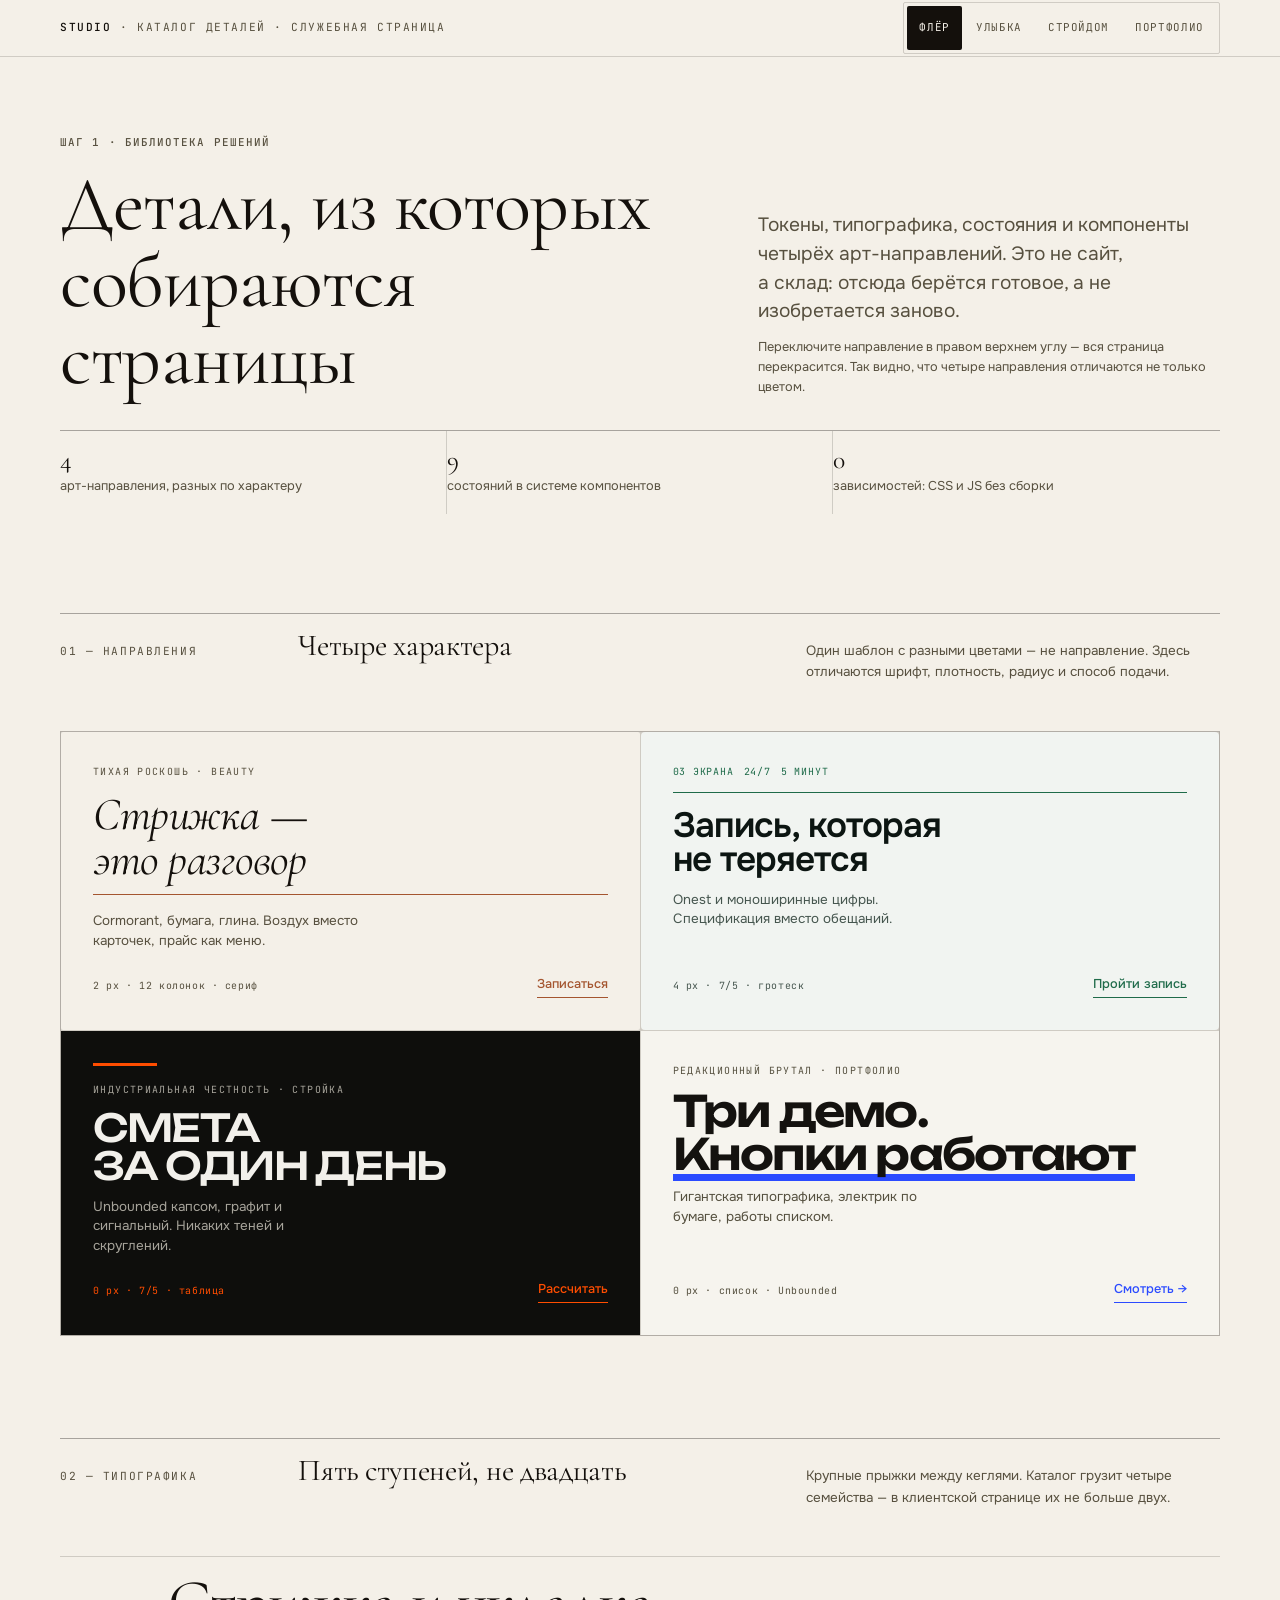
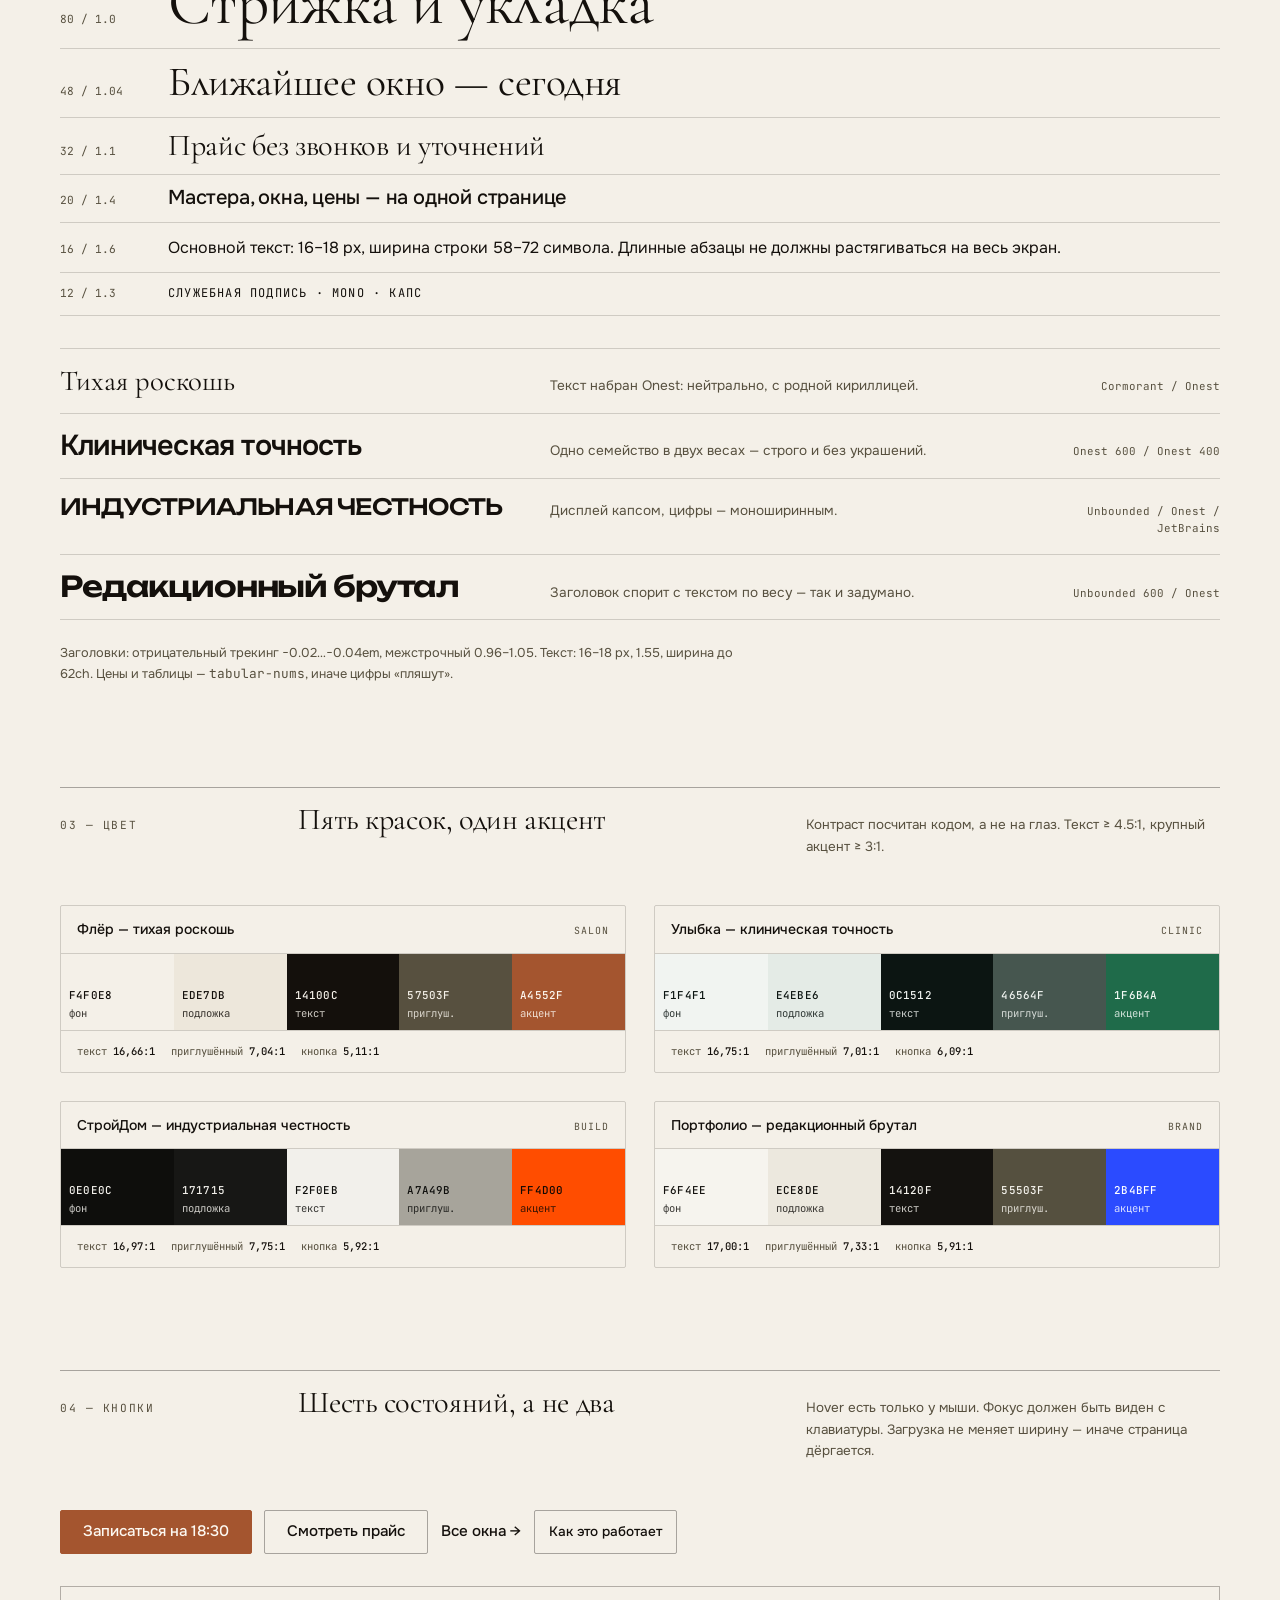
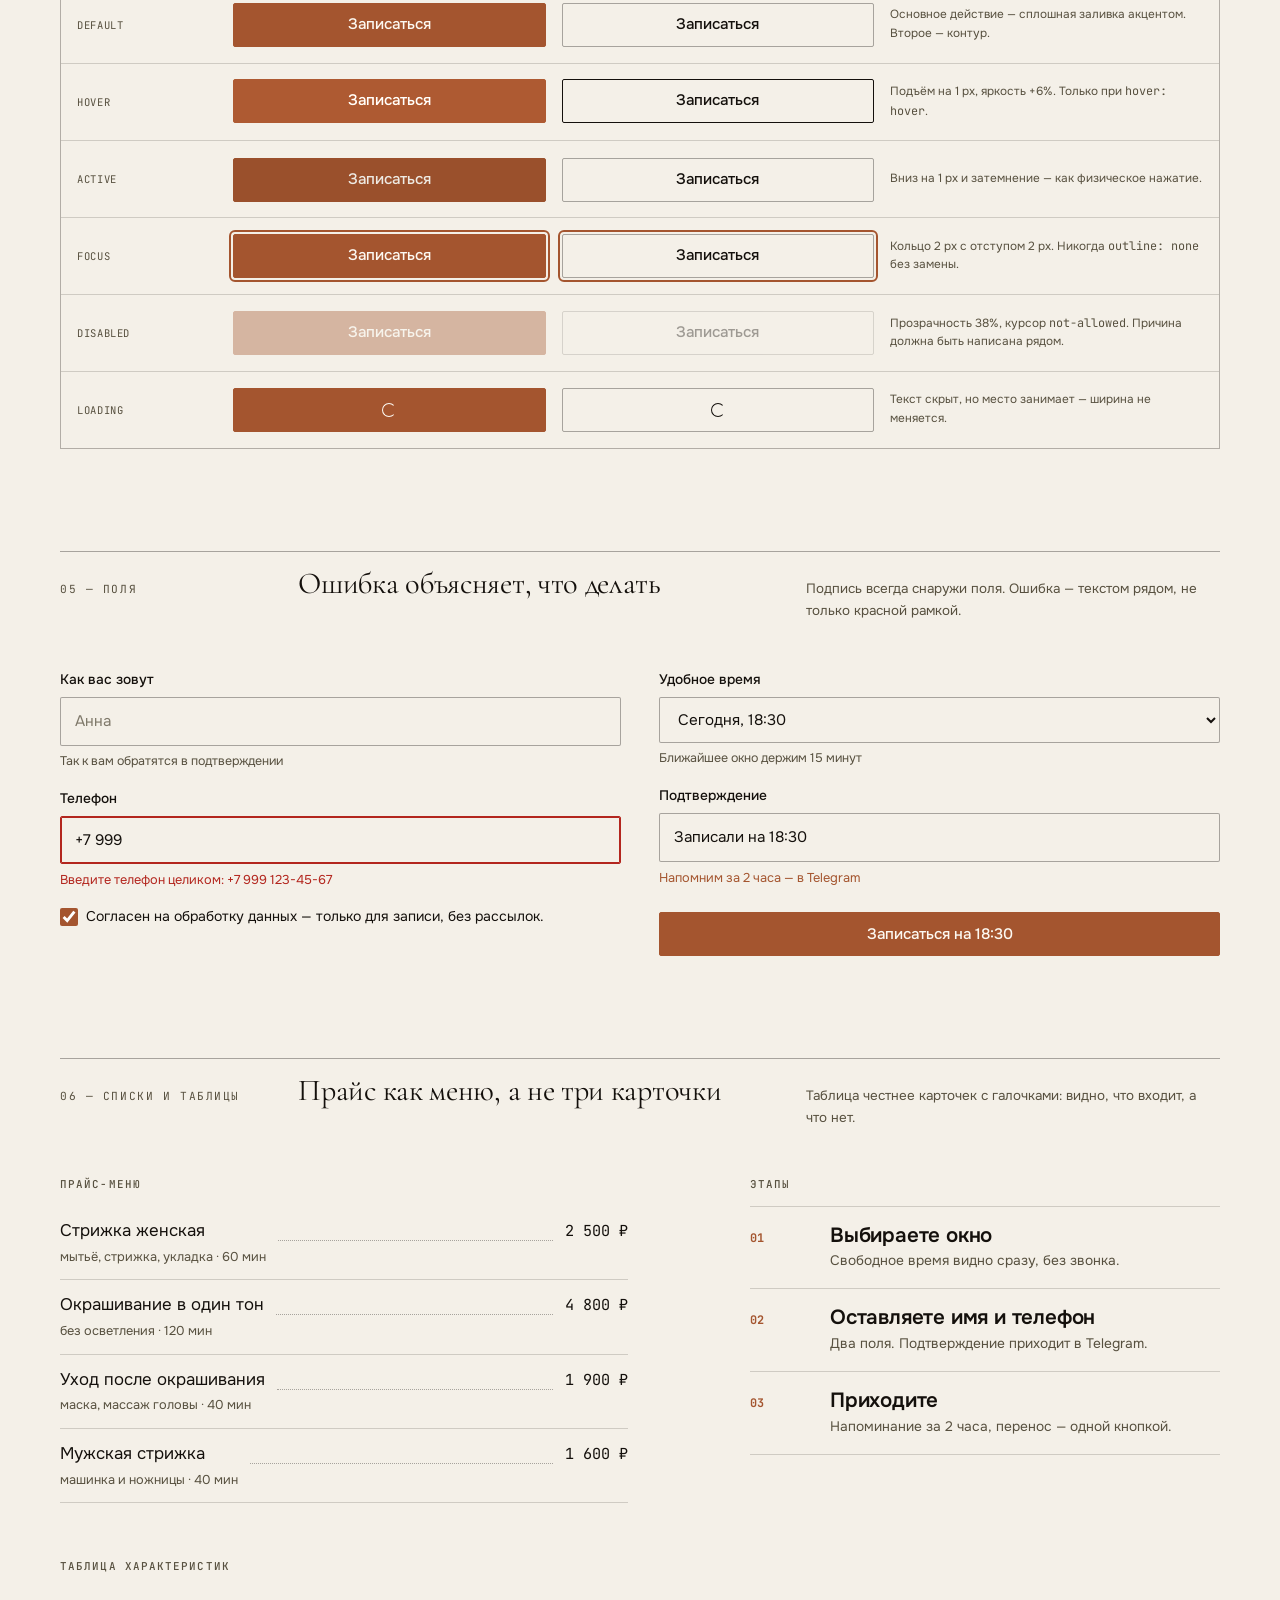
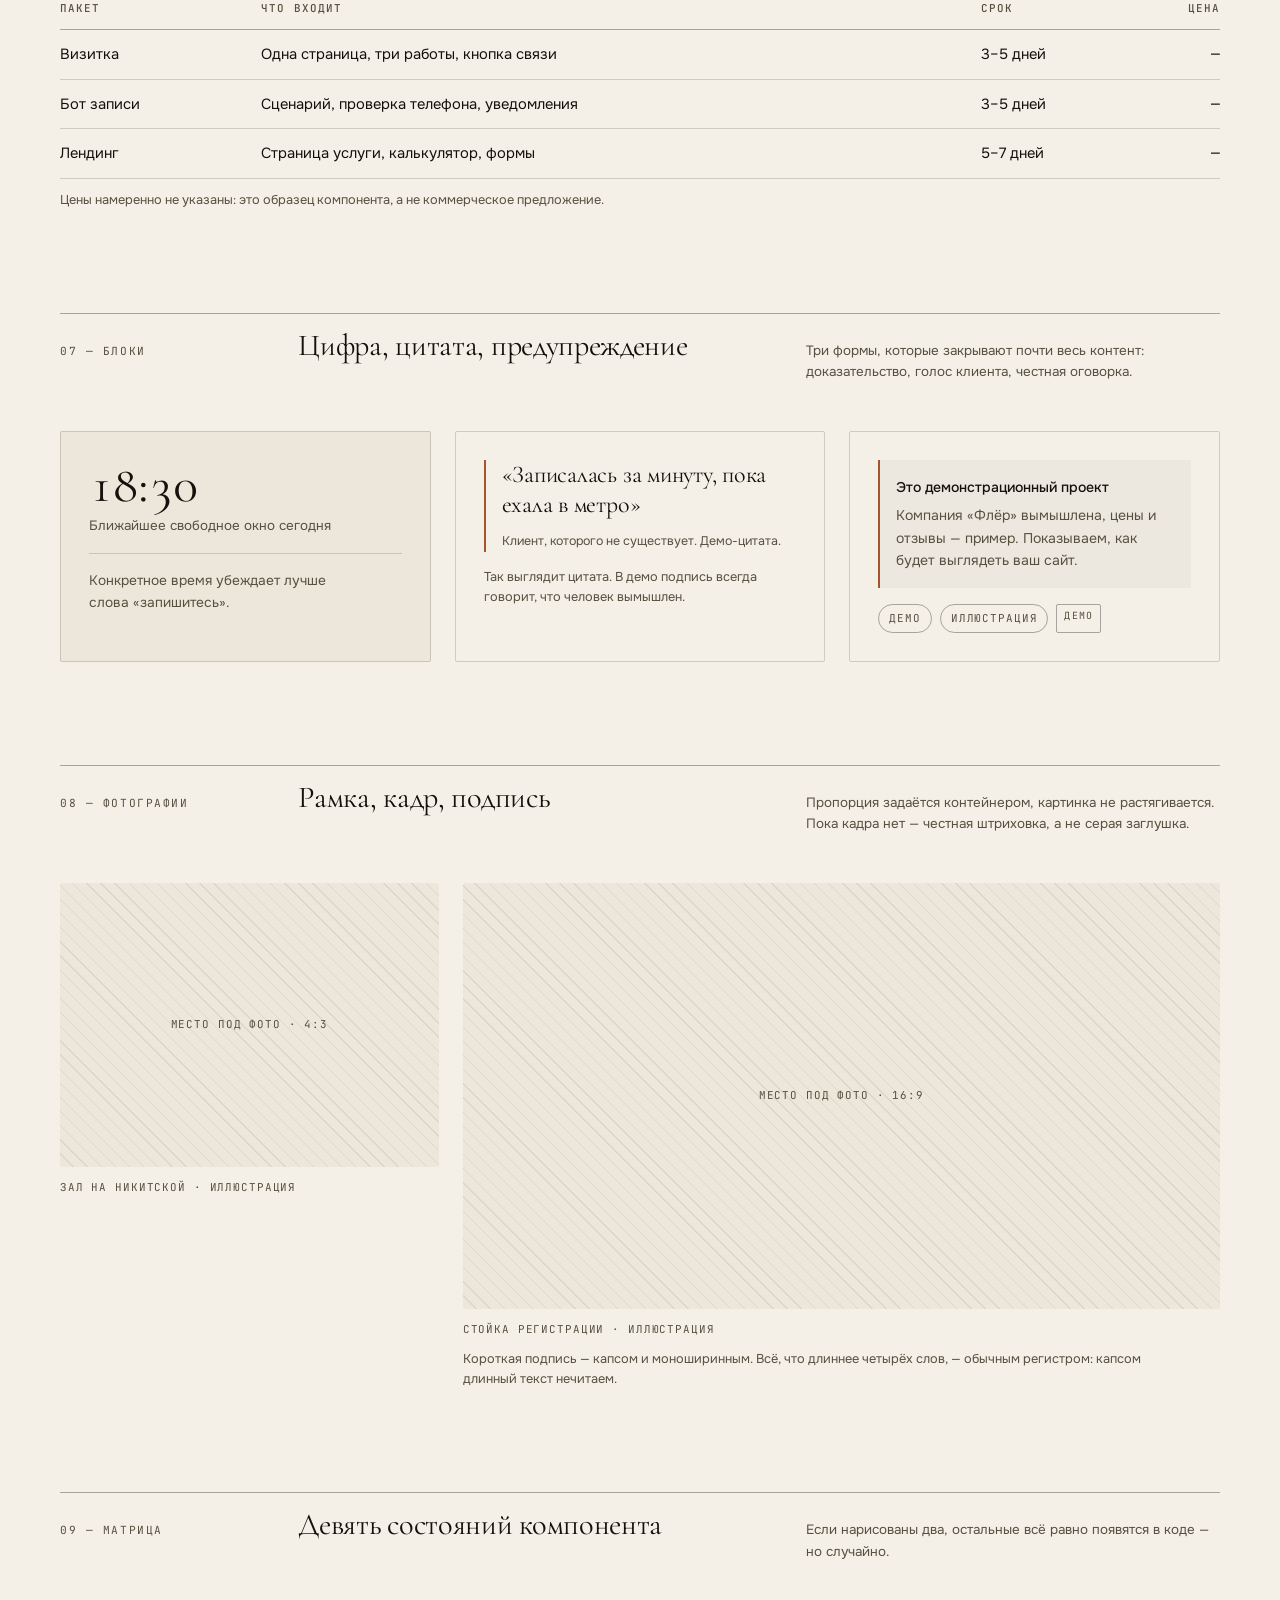
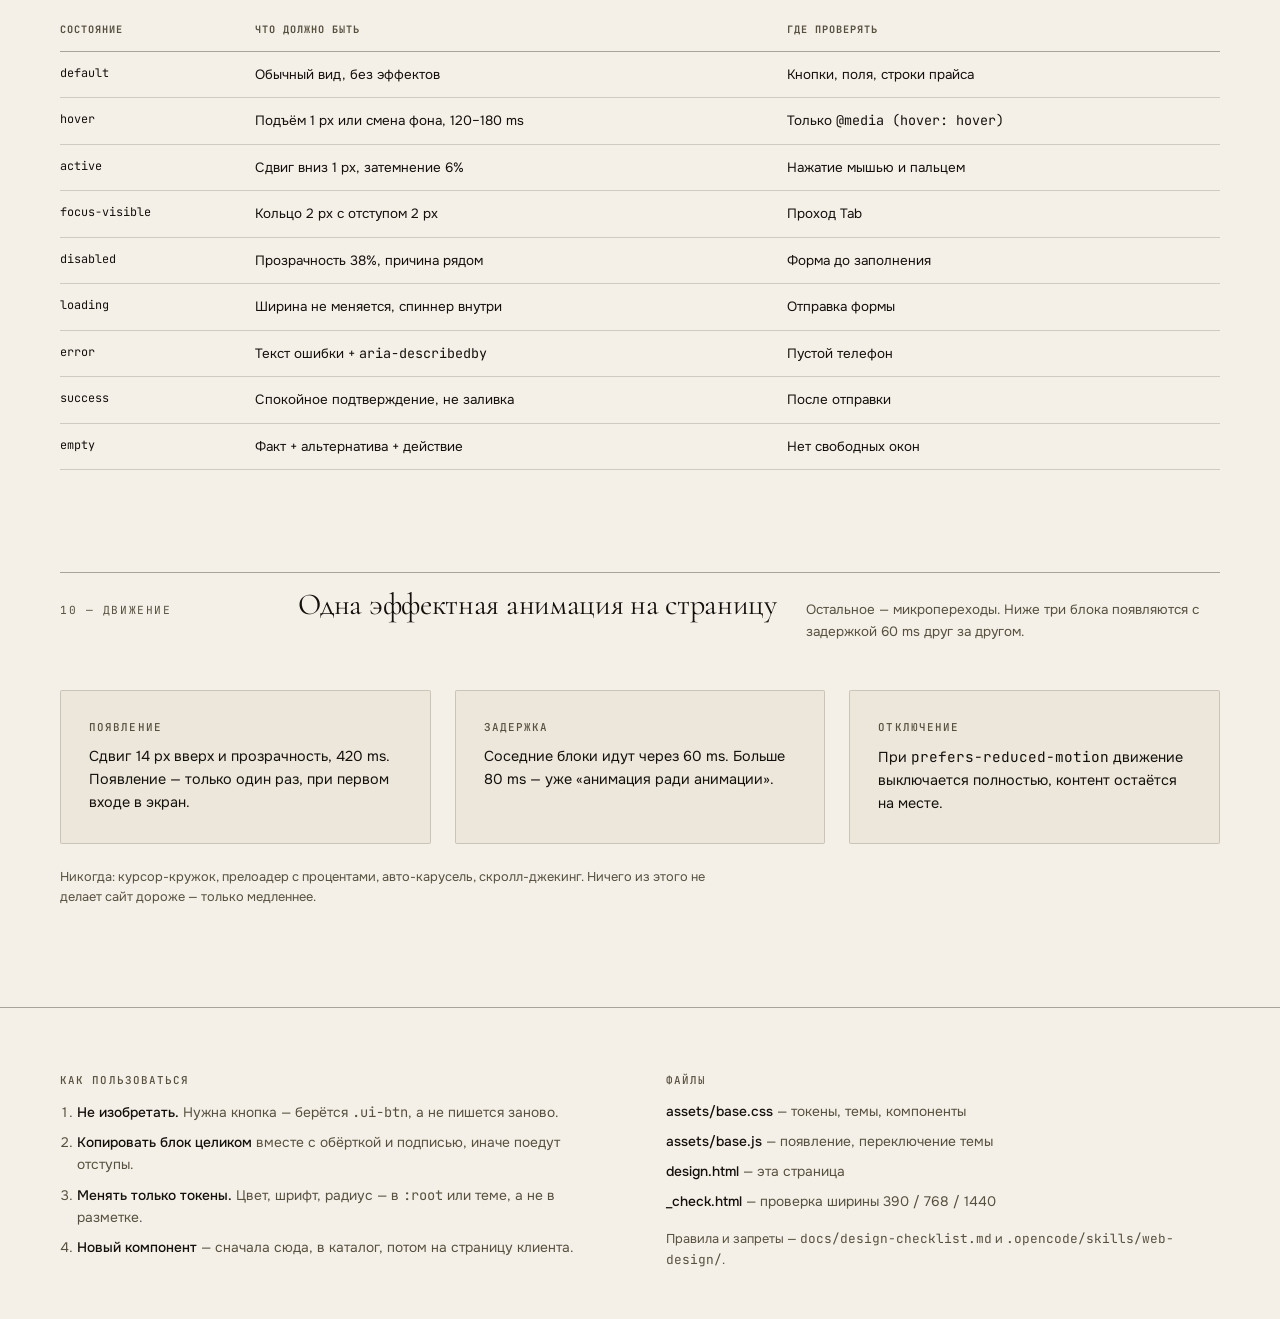
<file: design.html>
<!DOCTYPE html>
<html lang="ru" data-theme="salon">
<head>
<meta charset="utf-8">
<meta name="viewport" content="width=device-width, initial-scale=1">
<title>Каталог деталей — Studio</title>
<meta name="description" content="Служебная страница: токены, типографика, состояния, компоненты четырёх арт-направлений.">
<link rel="preconnect" href="https://fonts.googleapis.com">
<link rel="preconnect" href="https://fonts.gstatic.com" crossorigin>
<link href="https://fonts.googleapis.com/css2?family=Cormorant+Garamond:ital,wght@0,400;0,500;1,400&family=Onest:wght@400;500;600&family=Unbounded:wght@400;500;600&family=JetBrains+Mono:wght@400;500&display=swap" rel="stylesheet">
<link rel="stylesheet" href="assets/base.css">
<style>
  /* ==== Служебная обвязка каталога ==== */
  .bar {
    position: sticky; top: 0; z-index: 20;
    background: color-mix(in srgb, var(--bg) 92%, transparent);
    backdrop-filter: blur(8px);
    border-bottom: 1px solid var(--line);
  }
  .bar__inner {
    display: flex; align-items: center; justify-content: space-between;
    gap: var(--s4); min-height: 56px; flex-wrap: wrap;
  }
  .bar__mark {
    font-family: var(--font-mono); font-size: .7rem; letter-spacing: .14em;
    text-transform: uppercase; color: var(--ink-soft);
  }
  .bar__mark b { color: var(--ink); font-weight: 500; }

  .switch { display: flex; gap: 2px; padding: 3px; border: 1px solid var(--line); border-radius: var(--radius); }
  .switch__btn {
    min-height: 44px; padding: 8px 12px; border: 0; border-radius: var(--radius);
    background: transparent; color: var(--ink-soft);
    font-family: var(--font-mono); font-size: .68rem; letter-spacing: .06em;
    text-transform: uppercase; cursor: pointer;
    transition: color var(--dur) var(--ease-in), background-color var(--dur) var(--ease-in);
  }
  .switch__btn:hover { color: var(--ink); }
  .switch__btn[aria-pressed="true"] { background: var(--ink); color: var(--bg); }

  /* ==== Шапка ==== */
  .cat-hero { padding-block: clamp(40px, 6vw, 80px) clamp(28px, 4vw, 48px); }
  .cat-hero__grid { display: grid; grid-template-columns: 7fr 5fr; gap: clamp(24px, 4vw, 56px); align-items: end; }
  .cat-hero__facts {
    display: grid; grid-template-columns: repeat(3, 1fr);
    border-top: 1px solid var(--line-strong); margin-top: var(--s6);
  }
  .cat-hero__facts > div { padding: var(--s4) var(--s4) var(--s4) 0; border-right: 1px solid var(--line); }
  .cat-hero__facts > div:last-child { border-right: 0; }
  .cat-hero__facts b { display: block; font-family: var(--font-display); font-weight: var(--display-weight); font-size: 1.6rem; line-height: 1; }
  .cat-hero__facts span { font-size: .8rem; color: var(--ink-soft); }

  /* ==== Заголовок секции ==== */
  .sec-head {
    display: grid; grid-template-columns: 200px 1fr; gap: clamp(16px, 3vw, 40px);
    align-items: baseline; padding-block: var(--s4);
    border-top: 1px solid var(--line-strong); margin-bottom: var(--s6);
  }
  .sec-head__num { font-family: var(--font-mono); font-size: .7rem; letter-spacing: .14em; text-transform: uppercase; color: var(--ink-soft); }
  .sec-head__title { display: flex; flex-wrap: wrap; align-items: baseline; justify-content: space-between; gap: var(--s3); }
  .sec-head__title h2 { font-size: clamp(1.3rem, 2.4vw, 1.9rem); }
  .sec-head__title p { font-size: .84rem; color: var(--ink-soft); max-width: 46ch; }

  /* ==== 1. Направления ==== */
  .dirs { display: grid; grid-template-columns: 1fr 1fr; gap: 1px; background: var(--line); border: 1px solid var(--line); }
  .dir {
    position: relative; display: flex; flex-direction: column; justify-content: space-between;
    gap: var(--s5); min-height: 268px; padding: clamp(20px, 2.6vw, 32px);
    background: var(--d-bg); color: var(--d-ink);
    font-family: var(--d-text); border-radius: var(--d-radius);
    overflow: hidden;
  }
  .dir__label {
    font-family: var(--font-mono); font-size: .62rem; letter-spacing: .14em;
    text-transform: uppercase; color: var(--d-soft);
  }
  .dir__title { font-family: var(--d-display); font-weight: var(--d-weight); line-height: .98; letter-spacing: var(--d-track); }
  .dir__sub { font-size: .84rem; line-height: 1.45; color: var(--d-soft); max-width: 30ch; }
  .dir__foot { display: flex; align-items: center; justify-content: space-between; gap: var(--s3); }
  .dir__spec { font-family: var(--font-mono); font-size: .62rem; letter-spacing: .06em; color: var(--d-soft); }
  .dir__cta {
    display: inline-flex; align-items: center; gap: 6px;
    font-size: .8rem; font-weight: 500; color: var(--d-accent);
    border-bottom: 1px solid currentColor; padding-bottom: 2px;
  }

  .dir--salon { --d-bg:#F4F0E8; --d-ink:#14100C; --d-soft:#57503F; --d-accent:#A4552F; --d-text:"Onest",sans-serif; --d-display:"Cormorant Garamond",serif; --d-weight:400; --d-track:-.01em; --d-radius:2px; }
  .dir--salon .dir__title { font-size: clamp(2rem, 3.6vw, 2.9rem); font-style: italic; }
  .dir--salon .dir__rule { height: 1px; background: var(--d-accent); margin-block: var(--s3) var(--s4); }

  .dir--clinic { --d-bg:#F1F4F1; --d-ink:#0C1512; --d-soft:#46564F; --d-accent:#1F6B4A; --d-text:"Onest",sans-serif; --d-display:"Onest",sans-serif; --d-weight:600; --d-track:-.028em; --d-radius:4px; }
  .dir--clinic .dir__title { font-size: clamp(1.6rem, 2.8vw, 2.2rem); }
  .dir--clinic .dir__meta {
    display: flex; gap: 10px; flex-wrap: wrap; font-family: var(--font-mono);
    font-size: .62rem; letter-spacing: .08em; text-transform: uppercase; color: var(--d-accent);
    padding-bottom: var(--s3); border-bottom: 1px solid var(--d-accent);
  }

  .dir--build { --d-bg:#0E0E0C; --d-ink:#F2F0EB; --d-soft:#A7A49B; --d-accent:#FF4D00; --d-text:"Onest",sans-serif; --d-display:"Unbounded",sans-serif; --d-weight:500; --d-track:-.035em; --d-radius:0px; }
  .dir--build .dir__title { font-size: clamp(1.7rem, 3.2vw, 2.4rem); text-transform: uppercase; }
  .dir--build .dir__bar { height: 3px; width: 64px; background: var(--d-accent); margin-bottom: var(--s4); }
  .dir--build .dir__spec { color: var(--d-accent); }

  .dir--brand { --d-bg:#F6F4EE; --d-ink:#14120F; --d-soft:#55503F; --d-accent:#2B4BFF; --d-text:"Onest",sans-serif; --d-display:"Unbounded",sans-serif; --d-weight:600; --d-track:-.04em; --d-radius:0px; }
  .dir--brand .dir__title { font-size: clamp(1.9rem, 3.6vw, 2.7rem); }
  .dir--brand .dir__title em { font-style: normal; box-shadow: inset 0 -0.16em 0 var(--d-accent); }

  /* ==== 2. Типографика ==== */
  .scale { display: grid; gap: 0; }
  .scale__row {
    display: grid; grid-template-columns: 92px 1fr; gap: var(--s4); align-items: baseline;
    padding-block: var(--s3); border-bottom: 1px solid var(--line);
  }
  .scale__row:first-child { border-top: 1px solid var(--line); }
  .scale__px { font-family: var(--font-mono); font-size: .7rem; color: var(--ink-soft); }
  .scale__sample { font-family: var(--font-display); font-weight: var(--display-weight); letter-spacing: var(--display-tracking); line-height: 1.05; }

  .pairs { display: grid; gap: 0; margin-top: var(--s6); border-top: 1px solid var(--line); }
  .pair {
    display: grid; grid-template-columns: 1fr 1fr 180px; gap: var(--s4);
    align-items: baseline; padding-block: var(--s4); border-bottom: 1px solid var(--line);
  }
  .pair__sample { font-size: clamp(1.3rem, 2.4vw, 1.8rem); line-height: 1.1; }
  .pair__text { font-size: .85rem; color: var(--ink-soft); }
  .pair__meta { font-family: var(--font-mono); font-size: .68rem; color: var(--ink-soft); text-align: right; }

  /* ==== 3. Цвет ==== */
  .pals { display: grid; grid-template-columns: 1fr 1fr; gap: clamp(16px, 2.4vw, 28px); }
  .pal { border: 1px solid var(--line); border-radius: var(--radius); overflow: hidden; }
  .pal__head {
    display: flex; align-items: baseline; justify-content: space-between; gap: var(--s3);
    padding: var(--s3) var(--s4); border-bottom: 1px solid var(--line);
  }
  .pal__name { font-size: .88rem; font-weight: 500; }
  .pal__tag { font-family: var(--font-mono); font-size: .62rem; letter-spacing: .1em; text-transform: uppercase; color: var(--ink-soft); }
  .pal__swatches { display: grid; grid-template-columns: repeat(5, 1fr); }
  .swatch { height: 76px; display: flex; flex-direction: column; justify-content: flex-end; padding: 8px; gap: 1px; }
  .swatch b { font-family: var(--font-mono); font-size: .68rem; font-weight: 500; letter-spacing: .02em; }
  .swatch span { font-family: var(--font-mono); font-size: .66rem; opacity: .82; }
  .pal__ratio {
    display: flex; flex-wrap: wrap; gap: var(--s4);
    padding: var(--s3) var(--s4); border-top: 1px solid var(--line);
    font-family: var(--font-mono); font-size: .66rem; color: var(--ink-soft);
  }
  .pal__ratio b { color: var(--ink); font-weight: 500; }

  /* ==== 4. Кнопки ==== */
  .btn-row { display: flex; flex-wrap: wrap; gap: var(--s3); align-items: center; }
  .states { display: grid; gap: 1px; background: var(--line); border: 1px solid var(--line); }
  .state-row {
    display: grid; grid-template-columns: 140px 1fr 1fr 1fr;
    gap: var(--s4); align-items: center;
    padding: var(--s4); background: var(--bg);
  }
  .state-row__name { font-family: var(--font-mono); font-size: .66rem; letter-spacing: .06em; text-transform: uppercase; color: var(--ink-soft); }
  .state-row__note { font-size: .74rem; color: var(--ink-soft); }

  /* ==== 5. Поля ==== */
  .forms { display: grid; grid-template-columns: 1fr 1fr; gap: clamp(20px, 3vw, 40px); }
  .forms__col { min-width: 0; }

  /* ==== 6. Прайс ==== */
  .menu-demo { max-width: 620px; }
  .steps-demo { list-style: none; display: grid; gap: 0; }
  .steps-demo li {
    display: grid; grid-template-columns: 64px 1fr; gap: var(--s4);
    padding-block: var(--s4); border-top: 1px solid var(--line); align-items: baseline;
  }
  .steps-demo li:last-child { border-bottom: 1px solid var(--line); }
  .steps-demo b { font-family: var(--font-mono); font-size: .74rem; color: var(--accent); }
  .steps-demo p { font-size: .86rem; color: var(--ink-soft); margin-top: 2px; }
  .table-wrap { overflow-x: auto; }
  .menu-column { grid-column: 1 / span 6; min-width: 0; }
  .steps-column { grid-column: 8 / span 5; min-width: 0; }
  .table-column { grid-column: 1 / -1; min-width: 0; margin-top: var(--s6); }

  /* ==== 7. Блоки ==== */
  .blocks { display: grid; grid-template-columns: repeat(3, 1fr); gap: clamp(14px, 2vw, 24px); }
  .quote { border-left: 2px solid var(--accent); padding-left: var(--s4); }
  .quote p { font-family: var(--font-display); font-weight: var(--display-weight); font-size: clamp(1.15rem, 2vw, 1.5rem); line-height: 1.25; letter-spacing: var(--display-tracking); }
  .quote cite { display: block; margin-top: var(--s3); font-style: normal; font-size: .78rem; color: var(--ink-soft); }

  /* ==== 8. Фото ==== */
  .photos { display: grid; grid-template-columns: 4fr 8fr; gap: clamp(14px, 2vw, 24px); align-items: start; }
  .photos .ui-photo-frame > * { height: 100%; }

  /* ==== 9. Матрица ==== */
  .matrix { width: 100%; border-collapse: collapse; font-size: .84rem; }
  .matrix th, .matrix td { text-align: left; padding: var(--s3) var(--s3) var(--s3) 0; border-bottom: 1px solid var(--line); vertical-align: top; }
  .matrix thead th { font-family: var(--font-mono); font-size: .64rem; letter-spacing: .1em; text-transform: uppercase; color: var(--ink-soft); border-bottom: 1px solid var(--line-strong); }
  .matrix td:first-child { font-family: var(--font-mono); font-size: .74rem; white-space: nowrap; }

  /* ==== 10. Движение ==== */
  .motion { display: grid; grid-template-columns: repeat(3, 1fr); gap: clamp(14px, 2vw, 24px); }

  /* ==== Подвал ==== */
  .foot { padding-block: var(--s8) var(--s7); border-top: 1px solid var(--line-strong); margin-top: var(--s7); }
  .foot__grid { display: grid; grid-template-columns: 1fr 1fr; gap: clamp(20px, 4vw, 56px); }
  .foot__list { list-style: none; display: grid; gap: var(--s2); font-size: .86rem; color: var(--ink-soft); }
  .foot__list b { color: var(--ink); font-weight: 500; }

  @media (max-width: 980px) {
    .cat-hero__grid { grid-template-columns: 1fr; }
    .dirs { grid-template-columns: 1fr; }
    .pals { grid-template-columns: 1fr; }
    .blocks, .motion { grid-template-columns: 1fr 1fr; }
    .forms { grid-template-columns: 1fr; }
    .photos { grid-template-columns: 1fr; }
    .pair { grid-template-columns: 1fr 1fr; }
    .pair__meta { grid-column: 1 / -1; text-align: left; }
    .state-row { grid-template-columns: 120px 1fr 1fr; }
    .state-row__note { display: none; }
    .menu-column { grid-column: 1 / span 3; }
    .steps-column { grid-column: 4 / span 3; }
    .table-column { grid-column: 1 / -1; }
  }

  @media (max-width: 620px) {
    .sec-head { grid-template-columns: 1fr; gap: var(--s2); }
    .cat-hero__facts { grid-template-columns: 1fr; }
    .cat-hero__facts > div { border-right: 0; border-bottom: 1px solid var(--line); }
    .cat-hero__facts > div:last-child { border-bottom: 0; }
    .blocks, .motion { grid-template-columns: 1fr; }
    .pair { grid-template-columns: 1fr; }
    .state-row { grid-template-columns: 1fr; gap: var(--s2); }
    .bar__inner { min-height: 0; padding-block: var(--s2); }
    .switch { width: 100%; overflow-x: auto; }
    .switch__btn { flex: 1 0 auto; }
    .menu-column, .steps-column, .table-column { grid-column: 1 / -1; }
  }
</style>
</head>
<body>
<a class="ui-skip" href="#main">Перейти к содержимому</a>

<header class="bar">
  <div class="ui-wrap bar__inner">
    <p class="bar__mark"><b>Studio</b> · каталог деталей · служебная страница</p>
    <div class="switch" role="group" aria-label="Арт-направление">
      <button class="switch__btn" type="button" data-theme-btn="salon" aria-pressed="true">Флёр</button>
      <button class="switch__btn" type="button" data-theme-btn="clinic" aria-pressed="false">Улыбка</button>
      <button class="switch__btn" type="button" data-theme-btn="build" aria-pressed="false">СтройДом</button>
      <button class="switch__btn" type="button" data-theme-btn="brand" aria-pressed="false">Портфолио</button>
    </div>
  </div>
</header>

<main id="main">

  <!-- ============ Шапка ============ -->
  <section class="cat-hero">
    <div class="ui-wrap">
      <div class="cat-hero__grid">
        <div>
          <p class="ui-label">Шаг 1 · библиотека решений</p>
          <h1 class="ui-h1" style="margin-top:var(--s4)">Детали, из которых<br>собираются страницы</h1>
        </div>
        <div>
          <p class="ui-lead">Токены, типографика, состояния и компоненты четырёх арт-направлений. Это не сайт, а склад: отсюда берётся готовое, а не изобретается заново.</p>
          <p class="ui-caption ui-caption--note">Переключите направление в правом верхнем углу — вся страница перекрасится. Так видно, что четыре направления отличаются не только цветом.</p>
        </div>
      </div>

      <div class="cat-hero__facts">
        <div><b>4</b><span>арт-направления, разных по характеру</span></div>
        <div><b>9</b><span>состояний в системе компонентов</span></div>
        <div><b>0</b><span>зависимостей: CSS и JS без сборки</span></div>
      </div>
    </div>
  </section>

  <!-- ============ 01. Направления ============ -->
  <section class="ui-section--tight" id="directions">
    <div class="ui-wrap">
      <div class="sec-head">
        <p class="sec-head__num">01 — Направления</p>
        <div class="sec-head__title">
          <h2 class="ui-h2">Четыре характера</h2>
          <p>Один шаблон с разными цветами — не направление. Здесь отличаются шрифт, плотность, радиус и способ подачи.</p>
        </div>
      </div>

      <div class="dirs">
        <article class="dir dir--salon">
          <div>
            <p class="dir__label">Тихая роскошь · beauty</p>
            <h3 class="dir__title" style="margin-top:var(--s3)">Стрижка —<br>это разговор</h3>
            <div class="dir__rule"></div>
            <p class="dir__sub">Cormorant, бумага, глина. Воздух вместо карточек, прайс как меню.</p>
          </div>
          <div class="dir__foot">
            <span class="dir__spec">2 px · 12 колонок · сериф</span>
            <span class="dir__cta">Записаться</span>
          </div>
        </article>

        <article class="dir dir--clinic">
          <div>
            <div class="dir__meta"><span>03 экрана</span><span>24/7</span><span>5 минут</span></div>
            <h3 class="dir__title" style="margin-top:var(--s4)">Запись, которая<br>не теряется</h3>
            <p class="dir__sub" style="margin-top:var(--s3)">Onest и моноширинные цифры. Спецификация вместо обещаний.</p>
          </div>
          <div class="dir__foot">
            <span class="dir__spec">4 px · 7/5 · гротеск</span>
            <span class="dir__cta">Пройти запись</span>
          </div>
        </article>

        <article class="dir dir--build">
          <div>
            <div class="dir__bar"></div>
            <p class="dir__label">Индустриальная честность · стройка</p>
            <h3 class="dir__title" style="margin-top:var(--s3)">Смета<br>за один день</h3>
            <p class="dir__sub" style="margin-top:var(--s3)">Unbounded капсом, графит и сигнальный. Никаких теней и скруглений.</p>
          </div>
          <div class="dir__foot">
            <span class="dir__spec">0 px · 7/5 · таблица</span>
            <span class="dir__cta">Рассчитать</span>
          </div>
        </article>

        <article class="dir dir--brand">
          <div>
            <p class="dir__label">Редакционный брутал · портфолио</p>
            <h3 class="dir__title" style="margin-top:var(--s3)">Три демо.<br><em>Кнопки работают</em></h3>
            <p class="dir__sub" style="margin-top:var(--s3)">Гигантская типографика, электрик по бумаге, работы списком.</p>
          </div>
          <div class="dir__foot">
            <span class="dir__spec">0 px · список · Unbounded</span>
            <span class="dir__cta">Смотреть →</span>
          </div>
        </article>
      </div>
    </div>
  </section>

  <!-- ============ 02. Типографика ============ -->
  <section class="ui-section--tight" id="type">
    <div class="ui-wrap">
      <div class="sec-head">
        <p class="sec-head__num">02 — Типографика</p>
        <div class="sec-head__title">
          <h2 class="ui-h2">Пять ступеней, не двадцать</h2>
          <p>Крупные прыжки между кеглями. Каталог грузит четыре семейства — в клиентской странице их не больше двух.</p>
        </div>
      </div>

      <div class="scale">
        <div class="scale__row"><span class="scale__px">80 / 1.0</span><span class="scale__sample" style="font-size:clamp(2rem,5vw,4rem)">Стрижка и укладка</span></div>
        <div class="scale__row"><span class="scale__px">48 / 1.04</span><span class="scale__sample" style="font-size:clamp(1.6rem,3.4vw,2.6rem)">Ближайшее окно — сегодня</span></div>
        <div class="scale__row"><span class="scale__px">32 / 1.1</span><span class="scale__sample" style="font-size:clamp(1.3rem,2.4vw,1.9rem)">Прайс без звонков и уточнений</span></div>
        <div class="scale__row"><span class="scale__px">20 / 1.4</span><span class="scale__sample" style="font-size:1.25rem;font-family:var(--font-text);font-weight:500;letter-spacing:-.01em">Мастера, окна, цены — на одной странице</span></div>
        <div class="scale__row"><span class="scale__px">16 / 1.6</span><span class="scale__sample" style="font-size:1rem;font-family:var(--font-text);font-weight:400;letter-spacing:0;line-height:1.6">Основной текст: 16–18 px, ширина строки 58–72 символа. Длинные абзацы не должны растягиваться на весь экран.</span></div>
        <div class="scale__row"><span class="scale__px">12 / 1.3</span><span class="scale__sample" style="font-size:.75rem;font-family:var(--font-mono);letter-spacing:.1em;text-transform:uppercase;line-height:1.3">Служебная подпись · mono · капс</span></div>
      </div>

      <div class="pairs">
        <div class="pair">
          <span class="pair__sample" style="font-family:'Cormorant Garamond',serif">Тихая роскошь</span>
          <span class="pair__text" style="font-family:'Onest',sans-serif">Текст набран Onest: нейтрально, с родной кириллицей.</span>
          <span class="pair__meta">Cormorant / Onest</span>
        </div>
        <div class="pair">
          <span class="pair__sample" style="font-family:'Onest',sans-serif;font-weight:600;letter-spacing:-.028em">Клиническая точность</span>
          <span class="pair__text" style="font-family:'Onest',sans-serif">Одно семейство в двух весах — строго и без украшений.</span>
          <span class="pair__meta">Onest 600 / Onest 400</span>
        </div>
        <div class="pair">
          <span class="pair__sample" style="font-family:'Unbounded',sans-serif;font-weight:500;letter-spacing:-.035em;text-transform:uppercase;font-size:clamp(1rem,1.8vw,1.4rem)">Индустриальная честность</span>
          <span class="pair__text" style="font-family:'Onest',sans-serif">Дисплей капсом, цифры — моноширинным.</span>
          <span class="pair__meta">Unbounded / Onest / JetBrains</span>
        </div>
        <div class="pair">
          <span class="pair__sample" style="font-family:'Unbounded',sans-serif;font-weight:600;letter-spacing:-.04em">Редакционный брутал</span>
          <span class="pair__text" style="font-family:'Onest',sans-serif">Заголовок спорит с текстом по весу — так и задумано.</span>
          <span class="pair__meta">Unbounded 600 / Onest</span>
        </div>
      </div>

      <p class="ui-caption ui-caption--note" style="margin-top:var(--s5)">Заголовки: отрицательный трекинг −0.02…−0.04em, межстрочный 0.96–1.05. Текст: 16–18 px, 1.55, ширина до 62ch. Цены и таблицы — <span class="ui-mono">tabular-nums</span>, иначе цифры «пляшут».</p>
    </div>
  </section>

  <!-- ============ 03. Цвет ============ -->
  <section class="ui-section--tight" id="color">
    <div class="ui-wrap">
      <div class="sec-head">
        <p class="sec-head__num">03 — Цвет</p>
        <div class="sec-head__title">
          <h2 class="ui-h2">Пять красок, один акцент</h2>
          <p>Контраст посчитан кодом, а не на глаз. Текст ≥ 4.5:1, крупный акцент ≥ 3:1.</p>
        </div>
      </div>

      <div class="pals">
        <article class="pal" data-pal="Флёр" data-bg="#F4F0E8" data-ink="#14100C" data-soft="#57503F" data-accent="#A4552F" data-onaccent="#FDF9F2">
          <div class="pal__head"><span class="pal__name">Флёр — тихая роскошь</span><span class="pal__tag">salon</span></div>
          <div class="pal__swatches">
            <span class="swatch" style="background:#F4F0E8;color:#14100C"><b>F4F0E8</b><span>фон</span></span>
            <span class="swatch" style="background:#EDE7DB;color:#14100C"><b>EDE7DB</b><span>подложка</span></span>
            <span class="swatch" style="background:#14100C;color:#F4F0E8"><b>14100C</b><span>текст</span></span>
            <span class="swatch" style="background:#57503F;color:#F4F0E8"><b>57503F</b><span>приглуш.</span></span>
            <span class="swatch" style="background:#A4552F;color:#FDF9F2"><b>A4552F</b><span>акцент</span></span>
          </div>
          <p class="pal__ratio"><span>текст <b data-r="ink">—</b></span><span>приглушённый <b data-r="soft">—</b></span><span>кнопка <b data-r="btn">—</b></span></p>
        </article>

        <article class="pal" data-pal="Улыбка" data-bg="#F1F4F1" data-ink="#0C1512" data-soft="#46564F" data-accent="#1F6B4A" data-onaccent="#F4FAF6">
          <div class="pal__head"><span class="pal__name">Улыбка — клиническая точность</span><span class="pal__tag">clinic</span></div>
          <div class="pal__swatches">
            <span class="swatch" style="background:#F1F4F1;color:#0C1512"><b>F1F4F1</b><span>фон</span></span>
            <span class="swatch" style="background:#E4EBE6;color:#0C1512"><b>E4EBE6</b><span>подложка</span></span>
            <span class="swatch" style="background:#0C1512;color:#F1F4F1"><b>0C1512</b><span>текст</span></span>
            <span class="swatch" style="background:#46564F;color:#F1F4F1"><b>46564F</b><span>приглуш.</span></span>
            <span class="swatch" style="background:#1F6B4A;color:#F4FAF6"><b>1F6B4A</b><span>акцент</span></span>
          </div>
          <p class="pal__ratio"><span>текст <b data-r="ink">—</b></span><span>приглушённый <b data-r="soft">—</b></span><span>кнопка <b data-r="btn">—</b></span></p>
        </article>

        <article class="pal" data-pal="СтройДом" data-bg="#0E0E0C" data-ink="#F2F0EB" data-soft="#A7A49B" data-accent="#FF4D00" data-onaccent="#120905">
          <div class="pal__head"><span class="pal__name">СтройДом — индустриальная честность</span><span class="pal__tag">build</span></div>
          <div class="pal__swatches">
            <span class="swatch" style="background:#0E0E0C;color:#F2F0EB"><b>0E0E0C</b><span>фон</span></span>
            <span class="swatch" style="background:#171715;color:#F2F0EB"><b>171715</b><span>подложка</span></span>
            <span class="swatch" style="background:#F2F0EB;color:#0E0E0C"><b>F2F0EB</b><span>текст</span></span>
            <span class="swatch" style="background:#A7A49B;color:#0E0E0C"><b>A7A49B</b><span>приглуш.</span></span>
            <span class="swatch" style="background:#FF4D00;color:#120905"><b>FF4D00</b><span>акцент</span></span>
          </div>
          <p class="pal__ratio"><span>текст <b data-r="ink">—</b></span><span>приглушённый <b data-r="soft">—</b></span><span>кнопка <b data-r="btn">—</b></span></p>
        </article>

        <article class="pal" data-pal="Портфолио" data-bg="#F6F4EE" data-ink="#14120F" data-soft="#55503F" data-accent="#2B4BFF" data-onaccent="#FFFFFF">
          <div class="pal__head"><span class="pal__name">Портфолио — редакционный брутал</span><span class="pal__tag">brand</span></div>
          <div class="pal__swatches">
            <span class="swatch" style="background:#F6F4EE;color:#14120F"><b>F6F4EE</b><span>фон</span></span>
            <span class="swatch" style="background:#ECE8DE;color:#14120F"><b>ECE8DE</b><span>подложка</span></span>
            <span class="swatch" style="background:#14120F;color:#F6F4EE"><b>14120F</b><span>текст</span></span>
            <span class="swatch" style="background:#55503F;color:#F6F4EE"><b>55503F</b><span>приглуш.</span></span>
            <span class="swatch" style="background:#2B4BFF;color:#FFFFFF"><b>2B4BFF</b><span>акцент</span></span>
          </div>
          <p class="pal__ratio"><span>текст <b data-r="ink">—</b></span><span>приглушённый <b data-r="soft">—</b></span><span>кнопка <b data-r="btn">—</b></span></p>
        </article>
      </div>
    </div>
  </section>

  <!-- ============ 04. Кнопки ============ -->
  <section class="ui-section--tight" id="buttons">
    <div class="ui-wrap">
      <div class="sec-head">
        <p class="sec-head__num">04 — Кнопки</p>
        <div class="sec-head__title">
          <h2 class="ui-h2">Шесть состояний, а не два</h2>
          <p>Hover есть только у мыши. Фокус должен быть виден с клавиатуры. Загрузка не меняет ширину — иначе страница дёргается.</p>
        </div>
      </div>

      <div class="btn-row" style="margin-bottom:var(--s6)">
        <button class="ui-btn ui-btn--solid" type="button"><span class="ui-btn__label">Записаться на 18:30</span></button>
        <button class="ui-btn" type="button"><span class="ui-btn__label">Смотреть прайс</span></button>
        <button class="ui-btn ui-btn--ghost" type="button"><span class="ui-btn__label">Все окна →</span></button>
        <button class="ui-btn ui-btn--sm" type="button"><span class="ui-btn__label">Как это работает</span></button>
      </div>

      <div class="states">
        <div class="state-row">
          <span class="state-row__name">default</span>
          <button class="ui-btn ui-btn--solid" type="button"><span class="ui-btn__label">Записаться</span></button>
          <button class="ui-btn" type="button"><span class="ui-btn__label">Записаться</span></button>
          <span class="state-row__note">Основное действие — сплошная заливка акцентом. Второе — контур.</span>
        </div>
        <div class="state-row">
          <span class="state-row__name">hover</span>
          <button class="ui-btn ui-btn--solid is-hover" type="button"><span class="ui-btn__label">Записаться</span></button>
          <button class="ui-btn is-hover" type="button"><span class="ui-btn__label">Записаться</span></button>
          <span class="state-row__note">Подъём на 1 px, яркость +6%. Только при <span class="ui-mono">hover: hover</span>.</span>
        </div>
        <div class="state-row">
          <span class="state-row__name">active</span>
          <button class="ui-btn ui-btn--solid is-active" type="button"><span class="ui-btn__label">Записаться</span></button>
          <button class="ui-btn is-active" type="button"><span class="ui-btn__label">Записаться</span></button>
          <span class="state-row__note">Вниз на 1 px и затемнение — как физическое нажатие.</span>
        </div>
        <div class="state-row">
          <span class="state-row__name">focus</span>
          <button class="ui-btn ui-btn--solid is-focus" type="button"><span class="ui-btn__label">Записаться</span></button>
          <button class="ui-btn is-focus" type="button"><span class="ui-btn__label">Записаться</span></button>
          <span class="state-row__note">Кольцо 2 px с отступом 2 px. Никогда <span class="ui-mono">outline: none</span> без замены.</span>
        </div>
        <div class="state-row">
          <span class="state-row__name">disabled</span>
          <button class="ui-btn ui-btn--solid" type="button" disabled><span class="ui-btn__label">Записаться</span></button>
          <button class="ui-btn" type="button" disabled><span class="ui-btn__label">Записаться</span></button>
          <span class="state-row__note">Прозрачность 38%, курсор <span class="ui-mono">not-allowed</span>. Причина должна быть написана рядом.</span>
        </div>
        <div class="state-row">
          <span class="state-row__name">loading</span>
          <button class="ui-btn ui-btn--solid is-loading" type="button"><span class="ui-btn__label">Записаться</span><span class="ui-btn__spin" aria-hidden="true"></span></button>
          <button class="ui-btn is-loading" type="button"><span class="ui-btn__label">Записаться</span><span class="ui-btn__spin" aria-hidden="true"></span></button>
          <span class="state-row__note">Текст скрыт, но место занимает — ширина не меняется.</span>
        </div>
      </div>
    </div>
  </section>

  <!-- ============ 05. Поля ============ -->
  <section class="ui-section--tight" id="forms">
    <div class="ui-wrap">
      <div class="sec-head">
        <p class="sec-head__num">05 — Поля</p>
        <div class="sec-head__title">
          <h2 class="ui-h2">Ошибка объясняет, что делать</h2>
          <p>Подпись всегда снаружи поля. Ошибка — текстом рядом, не только красной рамкой.</p>
        </div>
      </div>

      <div class="forms">
        <div class="forms__col">
          <div class="ui-field">
            <label class="ui-field__label" for="f-name">Как вас зовут</label>
            <input class="ui-input" id="f-name" type="text" placeholder="Анна" autocomplete="name">
            <span class="ui-field__hint">Так к вам обратятся в подтверждении</span>
          </div>

          <div class="ui-field">
            <label class="ui-field__label" for="f-phone">Телефон</label>
            <input class="ui-input" id="f-phone" type="tel" value="+7 999" aria-invalid="true" aria-describedby="f-phone-err" autocomplete="tel">
            <span class="ui-field__error" id="f-phone-err">Введите телефон целиком: +7 999 123-45-67</span>
          </div>

          <label class="ui-check" for="f-agree">
            <input id="f-agree" type="checkbox" checked>
            <span>Согласен на обработку данных — только для записи, без рассылок.</span>
          </label>
        </div>

        <div class="forms__col">
          <div class="ui-field">
            <label class="ui-field__label" for="f-time">Удобное время</label>
            <select class="ui-input" id="f-time">
              <option>Сегодня, 18:30</option>
              <option>Сегодня, 19:45</option>
              <option>Завтра, 10:00</option>
            </select>
            <span class="ui-field__hint">Ближайшее окно держим 15 минут</span>
          </div>

          <div class="ui-field">
            <label class="ui-field__label" for="f-ok">Подтверждение</label>
            <input class="ui-input" id="f-ok" type="text" value="Записали на 18:30" readonly>
            <span class="ui-field__ok">Напомним за 2 часа — в Telegram</span>
          </div>

          <button class="ui-btn ui-btn--solid ui-btn--wide" type="button" style="margin-top:var(--s2)"><span class="ui-btn__label">Записаться на 18:30</span></button>
        </div>
      </div>
    </div>
  </section>

  <!-- ============ 06. Списки ============ -->
  <section class="ui-section--tight" id="lists">
    <div class="ui-wrap">
      <div class="sec-head">
        <p class="sec-head__num">06 — Списки и таблицы</p>
        <div class="sec-head__title">
          <h2 class="ui-h2">Прайс как меню, а не три карточки</h2>
          <p>Таблица честнее карточек с галочками: видно, что входит, а что нет.</p>
        </div>
      </div>

      <div class="ui-grid">
        <div class="menu-column">
          <p class="ui-label" style="margin-bottom:var(--s3)">Прайс-меню</p>
          <ul class="ui-menu menu-demo">
            <li class="ui-menu__row">
              <span class="ui-menu__name">Стрижка женская<span class="ui-menu__note">мытьё, стрижка, укладка · 60 мин</span></span>
              <span class="ui-menu__dots"></span>
              <span class="ui-menu__price">2 500 ₽</span>
            </li>
            <li class="ui-menu__row">
              <span class="ui-menu__name">Окрашивание в один тон<span class="ui-menu__note">без осветления · 120 мин</span></span>
              <span class="ui-menu__dots"></span>
              <span class="ui-menu__price">4 800 ₽</span>
            </li>
            <li class="ui-menu__row">
              <span class="ui-menu__name">Уход после окрашивания<span class="ui-menu__note">маска, массаж головы · 40 мин</span></span>
              <span class="ui-menu__dots"></span>
              <span class="ui-menu__price">1 900 ₽</span>
            </li>
            <li class="ui-menu__row">
              <span class="ui-menu__name">Мужская стрижка<span class="ui-menu__note">машинка и ножницы · 40 мин</span></span>
              <span class="ui-menu__dots"></span>
              <span class="ui-menu__price">1 600 ₽</span>
            </li>
          </ul>
        </div>

        <div class="steps-column">
          <p class="ui-label" style="margin-bottom:var(--s3)">Этапы</p>
          <ol class="steps-demo">
            <li><b>01</b><div><h3 class="ui-h3">Выбираете окно</h3><p>Свободное время видно сразу, без звонка.</p></div></li>
            <li><b>02</b><div><h3 class="ui-h3">Оставляете имя и телефон</h3><p>Два поля. Подтверждение приходит в Telegram.</p></div></li>
            <li><b>03</b><div><h3 class="ui-h3">Приходите</h3><p>Напоминание за 2 часа, перенос — одной кнопкой.</p></div></li>
          </ol>
        </div>

        <div class="table-column">
          <p class="ui-label" style="margin-bottom:var(--s3)">Таблица характеристик</p>
          <div class="table-wrap">
            <table class="ui-table">
              <thead>
                <tr><th scope="col">Пакет</th><th scope="col">Что входит</th><th scope="col">Срок</th><th scope="col" class="num">Цена</th></tr>
              </thead>
              <tbody>
                <tr><td>Визитка</td><td>Одна страница, три работы, кнопка связи</td><td>3–5 дней</td><td class="num">—</td></tr>
                <tr><td>Бот записи</td><td>Сценарий, проверка телефона, уведомления</td><td>3–5 дней</td><td class="num">—</td></tr>
                <tr><td>Лендинг</td><td>Страница услуги, калькулятор, формы</td><td>5–7 дней</td><td class="num">—</td></tr>
              </tbody>
            </table>
          </div>
          <p class="ui-caption ui-caption--note">Цены намеренно не указаны: это образец компонента, а не коммерческое предложение.</p>
        </div>
      </div>
    </div>
  </section>

  <!-- ============ 07. Блоки ============ -->
  <section class="ui-section--tight" id="blocks">
    <div class="ui-wrap">
      <div class="sec-head">
        <p class="sec-head__num">07 — Блоки</p>
        <div class="sec-head__title">
          <h2 class="ui-h2">Цифра, цитата, предупреждение</h2>
          <p>Три формы, которые закрывают почти весь контент: доказательство, голос клиента, честная оговорка.</p>
        </div>
      </div>

      <div class="blocks">
        <div class="ui-card">
          <div class="ui-metric">
            <span class="ui-metric__num">18:30</span>
            <span class="ui-metric__cap">Ближайшее свободное окно сегодня</span>
          </div>
          <hr class="ui-rule" style="margin-block:var(--s4)">
          <p class="ui-text" style="font-size:.86rem;color:var(--ink-soft)">Конкретное время убеждает лучше слова «запишитесь».</p>
        </div>

        <div class="ui-card ui-card--plain">
          <blockquote class="quote">
            <p>«Записалась за минуту, пока ехала в метро»</p>
            <cite>Клиент, которого не существует. Демо-цитата.</cite>
          </blockquote>
          <p class="ui-caption ui-caption--note" style="margin-top:var(--s4)">Так выглядит цитата. В демо подпись всегда говорит, что человек вымышлен.</p>
        </div>

        <div class="ui-card ui-card--plain">
          <div class="ui-notice">
            <strong style="color:var(--ink);font-weight:500">Это демонстрационный проект</strong>
            <span>Компания «Флёр» вымышлена, цены и отзывы — пример. Показываем, как будет выглядеть ваш сайт.</span>
          </div>
          <div style="display:flex;gap:8px;flex-wrap:wrap;margin-top:var(--s4)">
            <span class="ui-tag">демо</span>
            <span class="ui-tag">иллюстрация</span>
            <span class="ui-demo-tag">демо</span>
          </div>
        </div>
      </div>
    </div>
  </section>

  <!-- ============ 08. Фото ============ -->
  <section class="ui-section--tight" id="photo">
    <div class="ui-wrap">
      <div class="sec-head">
        <p class="sec-head__num">08 — Фотографии</p>
        <div class="sec-head__title">
          <h2 class="ui-h2">Рамка, кадр, подпись</h2>
          <p>Пропорция задаётся контейнером, картинка не растягивается. Пока кадра нет — честная штриховка, а не серая заглушка.</p>
        </div>
      </div>

      <div class="photos">
        <figure style="margin:0">
          <div class="ui-photo-frame" style="aspect-ratio:4/3">
            <div class="ui-photo-empty">место под фото · 4:3</div>
          </div>
          <figcaption class="ui-caption">зал на Никитской · иллюстрация</figcaption>
        </figure>

        <figure style="margin:0">
          <div class="ui-photo-frame" style="aspect-ratio:16/9">
            <div class="ui-photo-empty">место под фото · 16:9</div>
          </div>
          <figcaption class="ui-caption">стойка регистрации · иллюстрация</figcaption>
          <p class="ui-caption ui-caption--note">Короткая подпись — капсом и моноширинным. Всё, что длиннее четырёх слов, — обычным регистром: капсом длинный текст нечитаем.</p>
        </figure>
      </div>
    </div>
  </section>

  <!-- ============ 09. Матрица состояний ============ -->
  <section class="ui-section--tight" id="matrix">
    <div class="ui-wrap">
      <div class="sec-head">
        <p class="sec-head__num">09 — Матрица</p>
        <div class="sec-head__title">
          <h2 class="ui-h2">Девять состояний компонента</h2>
          <p>Если нарисованы два, остальные всё равно появятся в коде — но случайно.</p>
        </div>
      </div>

      <div class="table-wrap">
        <table class="matrix">
          <thead>
            <tr><th scope="col">Состояние</th><th scope="col">Что должно быть</th><th scope="col">Где проверять</th></tr>
          </thead>
          <tbody>
            <tr><td>default</td><td>Обычный вид, без эффектов</td><td>Кнопки, поля, строки прайса</td></tr>
            <tr><td>hover</td><td>Подъём 1 px или смена фона, 120–180 ms</td><td>Только <span class="ui-mono">@media (hover: hover)</span></td></tr>
            <tr><td>active</td><td>Сдвиг вниз 1 px, затемнение 6%</td><td>Нажатие мышью и пальцем</td></tr>
            <tr><td>focus-visible</td><td>Кольцо 2 px с отступом 2 px</td><td>Проход Tab</td></tr>
            <tr><td>disabled</td><td>Прозрачность 38%, причина рядом</td><td>Форма до заполнения</td></tr>
            <tr><td>loading</td><td>Ширина не меняется, спиннер внутри</td><td>Отправка формы</td></tr>
            <tr><td>error</td><td>Текст ошибки + <span class="ui-mono">aria-describedby</span></td><td>Пустой телефон</td></tr>
            <tr><td>success</td><td>Спокойное подтверждение, не заливка</td><td>После отправки</td></tr>
            <tr><td>empty</td><td>Факт + альтернатива + действие</td><td>Нет свободных окон</td></tr>
          </tbody>
        </table>
      </div>
    </div>
  </section>

  <!-- ============ 10. Движение ============ -->
  <section class="ui-section--tight" id="motion">
    <div class="ui-wrap">
      <div class="sec-head">
        <p class="sec-head__num">10 — Движение</p>
        <div class="sec-head__title">
          <h2 class="ui-h2">Одна эффектная анимация на страницу</h2>
          <p>Остальное — микропереходы. Ниже три блока появляются с задержкой 60 ms друг за другом.</p>
        </div>
      </div>

      <div class="motion">
        <div class="ui-card ui-reveal" data-order="0">
          <p class="ui-label">Появление</p>
          <p class="ui-text" style="margin-top:var(--s2);font-size:.9rem">Сдвиг 14 px вверх и прозрачность, 420 ms. Появление — только один раз, при первом входе в экран.</p>
        </div>
        <div class="ui-card ui-reveal" data-order="1">
          <p class="ui-label">Задержка</p>
          <p class="ui-text" style="margin-top:var(--s2);font-size:.9rem">Соседние блоки идут через 60 ms. Больше 80 ms — уже «анимация ради анимации».</p>
        </div>
        <div class="ui-card ui-reveal" data-order="2">
          <p class="ui-label">Отключение</p>
          <p class="ui-text" style="margin-top:var(--s2);font-size:.9rem">При <span class="ui-mono">prefers-reduced-motion</span> движение выключается полностью, контент остаётся на месте.</p>
        </div>
      </div>

      <p class="ui-caption ui-caption--note" style="margin-top:var(--s5)">Никогда: курсор-кружок, прелоадер с процентами, авто-карусель, скролл-джекинг. Ничего из этого не делает сайт дороже — только медленнее.</p>
    </div>
  </section>

  <footer class="foot">
    <div class="ui-wrap">
      <div class="foot__grid">
        <div>
          <p class="ui-label">Как пользоваться</p>
          <ol class="foot__list" style="margin-top:var(--s3);list-style:decimal;padding-left:1.2em">
            <li><b>Не изобретать.</b> Нужна кнопка — берётся <span class="ui-mono">.ui-btn</span>, а не пишется заново.</li>
            <li><b>Копировать блок целиком</b> вместе с обёрткой и подписью, иначе поедут отступы.</li>
            <li><b>Менять только токены.</b> Цвет, шрифт, радиус — в <span class="ui-mono">:root</span> или теме, а не в разметке.</li>
            <li><b>Новый компонент</b> — сначала сюда, в каталог, потом на страницу клиента.</li>
          </ol>
        </div>
        <div>
          <p class="ui-label">Файлы</p>
          <ul class="foot__list" style="margin-top:var(--s3)">
            <li><b>assets/base.css</b> — токены, темы, компоненты</li>
            <li><b>assets/base.js</b> — появление, переключение темы</li>
            <li><b>design.html</b> — эта страница</li>
            <li><b>_check.html</b> — проверка ширины 390 / 768 / 1440</li>
          </ul>
          <p class="ui-caption ui-caption--note" style="margin-top:var(--s4)">Правила и запреты — <span class="ui-mono">docs/design-checklist.md</span> и <span class="ui-mono">.opencode/skills/web-design/</span>.</p>
        </div>
      </div>
    </div>
  </footer>

</main>

<script src="assets/base.js"></script>
<script>
  /* Контраст считаем кодом, а не на глаз */
  (function () {
    function lum(hex) {
      var c = hex.replace('#', '');
      var v = [0, 2, 4].map(function (i) {
        var n = parseInt(c.substr(i, 2), 16) / 255;
        return n <= 0.03928 ? n / 12.92 : Math.pow((n + 0.055) / 1.055, 2.4);
      });
      return 0.2126 * v[0] + 0.7152 * v[1] + 0.0722 * v[2];
    }
    function ratio(a, b) {
      var l1 = lum(a), l2 = lum(b);
      var hi = Math.max(l1, l2), lo = Math.min(l1, l2);
      return (hi + 0.05) / (lo + 0.05);
    }
    var pals = document.querySelectorAll('.pal');
    for (var i = 0; i < pals.length; i++) {
      var p = pals[i];
      var bg = p.getAttribute('data-bg');
      var pairs = {
        ink: [p.getAttribute('data-ink'), bg],
        soft: [p.getAttribute('data-soft'), bg],
        btn: [p.getAttribute('data-onaccent'), p.getAttribute('data-accent')]
      };
      Object.keys(pairs).forEach(function (key) {
        var out = p.querySelector('[data-r="' + key + '"]');
        if (!out) return;
        var r = ratio(pairs[key][0], pairs[key][1]);
        out.textContent = r.toFixed(2).replace('.', ',') + ':1';
        var min = key === 'btn' ? 4.5 : 4.5;
        out.style.color = r >= min ? '' : '#B3261E';
      });
    }
  })();
</script>
</body>
</html>
</file>
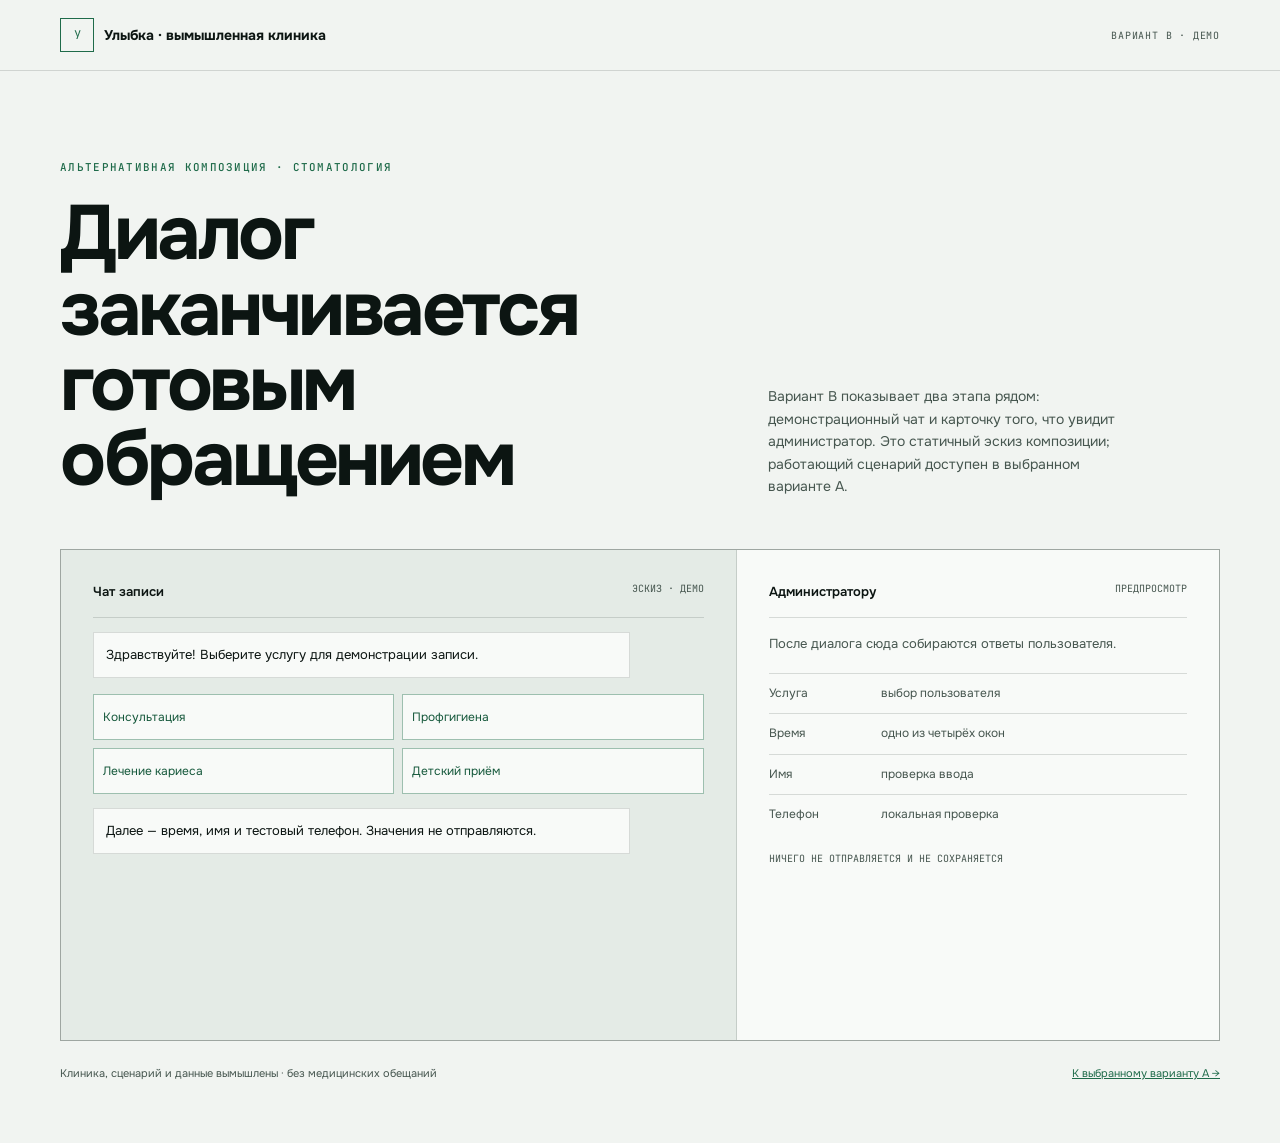
<file: clinic-bot/variant-b.html>
<!doctype html>
<html lang="ru" data-theme="clinic">
<head>
  <meta charset="utf-8">
  <meta name="viewport" content="width=device-width, initial-scale=1">
  <meta name="theme-color" content="#F1F4F1">
  <title>Вариант B — панель записи в стоматологию · демо</title>
  <meta name="description" content="Альтернативная композиция демонстрации бота: чат рядом с предпросмотром обращения администратору.">
  <link rel="preconnect" href="https://fonts.googleapis.com">
  <link rel="preconnect" href="https://fonts.gstatic.com" crossorigin>
  <link href="https://fonts.googleapis.com/css2?family=JetBrains+Mono:wght@400;500&family=Onest:wght@400;500;600&display=swap" rel="stylesheet">
  <link rel="stylesheet" href="../assets/base.css">
  <style>
    html[data-theme="clinic"] { --font-display:"Onest",system-ui,sans-serif; --font-text:"Onest",system-ui,sans-serif; --font-mono:"JetBrains Mono",ui-monospace,monospace; }
    .head { border-bottom:1px solid var(--line); }
    .head__inner { display:flex; align-items:center; justify-content:space-between; gap:16px; min-height:70px; }
    .brand { display:flex; align-items:center; gap:10px; color:var(--ink); text-decoration:none; }
    .brand__mark { display:grid; place-items:center; width:34px; height:34px; border:1px solid var(--accent); color:var(--accent); font:12px var(--font-mono); }
    .brand strong { font-size:14px; }
    .tag { color:var(--ink-soft); font:10px var(--font-mono); letter-spacing:.08em; text-transform:uppercase; }
    .hero { padding-block:clamp(38px,7vw,88px) 60px; }
    .intro { display:grid; grid-template-columns:minmax(0,7fr) minmax(240px,5fr); gap:clamp(24px,6vw,76px); align-items:end; margin-bottom:clamp(30px,5vw,52px); }
    .eyebrow { color:var(--accent); }
    h1 { max-width:800px; margin-top:20px; font-size:clamp(2.6rem,6vw,5.6rem); line-height:.98; letter-spacing:-.045em; text-wrap:balance; }
    .intro__text { max-width:40ch; color:var(--ink-soft); font-size:14px; line-height:1.6; }
    .panel { display:grid; grid-template-columns:minmax(0,7fr) minmax(280px,5fr); border:1px solid var(--line-strong); background:#E4EBE6; }
    .dialog { min-height:490px; padding:clamp(18px,3vw,32px); border-right:1px solid var(--line); }
    .dialog__head,.result__head { display:flex; justify-content:space-between; gap:12px; padding-bottom:14px; border-bottom:1px solid var(--line); }
    .dialog__head strong,.result__head strong { font-size:13px; font-weight:600; }
    .dialog__head span,.result__head span { color:var(--ink-soft); font:10px var(--font-mono); }
    .message { max-width:88%; margin-top:14px; padding:12px; border:1px solid var(--line); background:#F8FAF8; font-size:13px; line-height:1.55; }
    .choices { display:grid; grid-template-columns:repeat(2,minmax(0,1fr)); gap:8px; margin-top:16px; }
    .choices button { min-height:46px; padding:9px; border:1px solid rgba(31,107,74,.42); background:#F8FAF8; color:#15583B; font:12px/1.3 var(--font-text); text-align:left; }
    .choices button:focus-visible,.back:focus-visible { outline:2px solid var(--accent); outline-offset:3px; }
    .result { padding:clamp(18px,3vw,32px); background:#F8FAF8; }
    .result__body { padding-top:16px; }
    .result__body p { color:var(--ink-soft); font-size:13px; line-height:1.6; }
    .result__list { margin-top:18px; list-style:none; }
    .result__list li { display:grid; grid-template-columns:100px 1fr; gap:12px; padding:11px 0; border-top:1px solid var(--line); font-size:12px; line-height:1.45; }
    .result__list span { color:var(--ink-soft); }
    .foot { display:flex; justify-content:space-between; gap:18px; margin-top:24px; color:var(--ink-soft); font-size:11px; }
    .foot a { color:var(--accent); }
    @media(max-width:720px) { .intro { grid-template-columns:1fr; gap:18px; } .panel { grid-template-columns:1fr; } .dialog { min-height:350px; border-right:0; border-bottom:1px solid var(--line); } .result { min-height:220px; } }
    @media(max-width:420px) { h1 { font-size:clamp(2.35rem,10vw,3.1rem); } .choices { grid-template-columns:1fr 1fr; gap:6px; } .choices button { padding:7px; font-size:10px; } .result__list li { grid-template-columns:82px 1fr; } }
    @media(prefers-reduced-motion:reduce) { *,*::before,*::after { scroll-behavior:auto!important; animation-duration:.01ms!important; transition-duration:.01ms!important; } }
  </style>
</head>
<body>
  <header class="head"><div class="ui-wrap head__inner"><a class="brand" href="index.html"><span class="brand__mark" aria-hidden="true">У</span><strong>Улыбка · вымышленная клиника</strong></a><span class="tag">Вариант B · демо</span></div></header>
  <main class="ui-wrap hero">
    <div class="intro"><div><p class="ui-label eyebrow">Альтернативная композиция · стоматология</p><h1>Диалог заканчивается готовым обращением</h1></div><p class="intro__text">Вариант B показывает два этапа рядом: демонстрационный чат и карточку того, что увидит администратор. Это статичный эскиз композиции; работающий сценарий доступен в выбранном варианте A.</p></div>
    <section class="panel" aria-label="Эскиз диалога и обращения">
      <div class="dialog"><div class="dialog__head"><strong>Чат записи</strong><span>ЭСКИЗ · ДЕМО</span></div><p class="message">Здравствуйте! Выберите услугу для демонстрации записи.</p><div class="choices"><button type="button">Консультация</button><button type="button">Профгигиена</button><button type="button">Лечение кариеса</button><button type="button">Детский приём</button></div><p class="message">Далее — время, имя и тестовый телефон. Значения не отправляются.</p></div>
      <aside class="result"><div class="result__head"><strong>Администратору</strong><span>ПРЕДПРОСМОТР</span></div><div class="result__body"><p>После диалога сюда собираются ответы пользователя.</p><ul class="result__list"><li><span>Услуга</span><span>выбор пользователя</span></li><li><span>Время</span><span>одно из четырёх окон</span></li><li><span>Имя</span><span>проверка ввода</span></li><li><span>Телефон</span><span>локальная проверка</span></li></ul><p style="margin-top:16px;font:10px/1.5 var(--font-mono)">НИЧЕГО НЕ ОТПРАВЛЯЕТСЯ И НЕ СОХРАНЯЕТСЯ</p></div></aside>
    </section>
    <div class="foot"><span>Клиника, сценарий и данные вымышлены · без медицинских обещаний</span><a href="index.html">К выбранному варианту A →</a></div>
  </main>
</body>
</html>
</file>
<file: assets/base.css>
/* ============================================================
   Studio — дизайн-система
   Порядок: токены → база → раскладка → типографика → компоненты
   Тема задаётся на <html data-theme="salon|clinic|build|brand">
   ============================================================ */

/* ---------- 1. Сброс ---------- */
*,
*::before,
*::after { box-sizing: border-box; }

html { -webkit-text-size-adjust: 100%; }

body {
  isolation: isolate;
  margin: 0;
  background: var(--bg);
  color: var(--ink);
  font-family: var(--font-text);
  font-size: 1rem;
  line-height: 1.6;
  -webkit-font-smoothing: antialiased;
  text-rendering: optimizeLegibility;
}

/* Большое мягкое поле света. JS обновляет только координаты через rAF. */
body::before {
  content: "";
  position: fixed;
  left: var(--spot-x, 50%);
  top: var(--spot-y, 50%);
  width: min(760px, 100vw);
  aspect-ratio: 1;
  z-index: -1;
  pointer-events: none;
  opacity: 0;
  transform: translate3d(-50%, -50%, 0);
  background: radial-gradient(circle at center,
    rgb(var(--spot-rgb) / .11) 0%,
    rgb(var(--spot-rgb) / .06) 28%,
    rgba(255,255,255,.025) 43%, transparent 72%);
  filter: blur(22px);
  mix-blend-mode: screen;
  transition: opacity 360ms ease;
  will-change: transform, opacity;
}

body::after {
  content: "";
  position: fixed;
  left: var(--spot-trail-x, 50%);
  top: var(--spot-trail-y, 50%);
  width: min(1100px, 120vw);
  aspect-ratio: 1;
  z-index: -1;
  pointer-events: none;
  opacity: 0;
  transform: translate3d(-50%, -50%, 0);
  background: radial-gradient(circle at center, rgb(var(--spot-rgb) / .05), transparent 70%);
  filter: blur(42px);
  mix-blend-mode: screen;
  transition: opacity 480ms ease;
  will-change: transform, opacity;
}

html[data-spot-active="true"] body::before { opacity: var(--spot-power, .72); }
html[data-spot-active="true"] body::after { opacity: calc(var(--spot-power, .72) * .62); }

html[data-theme="salon"] { --spot-rgb: 164 85 47; }
html[data-theme="clinic"] { --spot-rgb: 31 107 74; }
html[data-theme="build"] { --spot-rgb: 255 77 0; }
html[data-theme="brand"] { --spot-rgb: 43 75 255; }

img, svg, video { display: block; max-width: 100%; }
button, input, select, textarea { font: inherit; color: inherit; }
p, h1, h2, h3, h4, ul, ol, figure, blockquote { margin: 0; }
ul, ol { padding: 0; }
a { color: inherit; }

/* ---------- 2. Токены ---------- */
:root {
  --spot-rgb: 164 85 47;
  /* Шаг 8 px. Всё, что не 8, — только для оптической правки. */
  --s1: 4px;
  --s2: 8px;
  --s3: 12px;
  --s4: 16px;
  --s5: 24px;
  --s6: 32px;
  --s7: 48px;
  --s8: 64px;
  --s9: 96px;
  --s10: 128px;

  --wrap: 1240px;
  --gutter: clamp(18px, 4vw, 40px);

  --dur: 160ms;
  --dur-slow: 420ms;
  --ease-in: cubic-bezier(.2, .7, .2, 1);
  --ease-out: cubic-bezier(.4, 0, 1, 1);

  --focus: 2px solid var(--accent);
  --focus-offset: 2px;
}

/* ---------- 3. Четыре арт-направления ---------- */

/* Тихая роскошь: журнал о моде, бумага и глина */
[data-theme="salon"] {
  --font-display: "Cormorant Garamond", Georgia, serif;
  --font-text: "Onest", system-ui, sans-serif;
  --font-mono: "JetBrains Mono", ui-monospace, monospace;

  --bg: #F4F0E8;
  --surface: #EDE7DB;
  --ink: #14100C;
  --ink-soft: #57503F;
  --line: rgba(20, 16, 12, .16);
  --line-strong: rgba(20, 16, 12, .34);
  --accent: #A4552F;
  --accent-ink: #FDF9F2;

  --radius: 2px;
  --radius-lg: 2px;
  --display-weight: 400;
  --display-tracking: -.01em;
  --display-leading: 1.0;
  --label-tracking: .1em;
}

/* Клиническая точность: прибор, а не спа */
[data-theme="clinic"] {
  --font-display: "Onest", system-ui, sans-serif;
  --font-text: "Onest", system-ui, sans-serif;
  --font-mono: "JetBrains Mono", ui-monospace, monospace;

  --bg: #F1F4F1;
  --surface: #E4EBE6;
  --ink: #0C1512;
  --ink-soft: #46564F;
  --line: rgba(12, 21, 18, .14);
  --line-strong: rgba(12, 21, 18, .32);
  --accent: #1F6B4A;
  --accent-ink: #F4FAF6;

  --radius: 4px;
  --radius-lg: 6px;
  --display-weight: 600;
  --display-tracking: -.028em;
  --display-leading: 1.04;
  --label-tracking: .12em;
}

/* Индустриальная честность: спецификация к проекту */
[data-theme="build"] {
  --font-display: "Unbounded", system-ui, sans-serif;
  --font-text: "Onest", system-ui, sans-serif;
  --font-mono: "JetBrains Mono", ui-monospace, monospace;

  --bg: #0E0E0C;
  --surface: #171715;
  --ink: #F2F0EB;
  --ink-soft: #A7A49B;
  --line: rgba(242, 240, 235, .16);
  --line-strong: rgba(242, 240, 235, .38);
  --accent: #FF4D00;
  --accent-ink: #120905;

  --radius: 0px;
  --radius-lg: 0px;
  --display-weight: 500;
  --display-tracking: -.035em;
  --display-leading: .98;
  --label-tracking: .14em;
}

/* Редакционный брутал: портфолио, электрик по бумаге */
[data-theme="brand"] {
  --font-display: "Unbounded", system-ui, sans-serif;
  --font-text: "Onest", system-ui, sans-serif;
  --font-mono: "JetBrains Mono", ui-monospace, monospace;

  --bg: #F6F4EE;
  --surface: #ECE8DE;
  --ink: #14120F;
  --ink-soft: #55503F;
  --line: rgba(20, 18, 15, .16);
  --line-strong: rgba(20, 18, 15, .36);
  --accent: #2B4BFF;
  --accent-ink: #FFFFFF;

  --radius: 0px;
  --radius-lg: 0px;
  --display-weight: 600;
  --display-tracking: -.04em;
  --display-leading: .96;
  --label-tracking: .12em;
}

/* ---------- 4. Раскладка ---------- */
.ui-wrap {
  width: 100%;
  max-width: var(--wrap);
  margin-inline: auto;
  padding-inline: var(--gutter);
}

.ui-grid {
  display: grid;
  grid-template-columns: repeat(12, minmax(0, 1fr));
  gap: clamp(12px, 1.8vw, 24px);
}

.ui-stack > * + * { margin-top: var(--s4); }

.ui-rule {
  height: 1px;
  border: 0;
  margin: 0;
  background: var(--line);
}

.ui-section { padding-block: clamp(48px, 7vw, 104px); }
.ui-section--tight { padding-block: clamp(32px, 4vw, 56px); }

/* ---------- 5. Типографика ---------- */
.ui-h1 {
  font-family: var(--font-display);
  font-weight: var(--display-weight);
  font-size: clamp(2.4rem, 6vw, 5rem);
  line-height: var(--display-leading);
  letter-spacing: var(--display-tracking);
  text-wrap: balance;
}

.ui-h2 {
  font-family: var(--font-display);
  font-weight: var(--display-weight);
  font-size: clamp(1.7rem, 3.4vw, 2.9rem);
  line-height: 1.04;
  letter-spacing: var(--display-tracking);
  text-wrap: balance;
}

.ui-h3 {
  font-family: var(--font-text);
  font-weight: 600;
  font-size: clamp(1.05rem, 1.6vw, 1.3rem);
  line-height: 1.25;
  letter-spacing: -.01em;
}

.ui-lead {
  font-size: clamp(1.02rem, 1.5vw, 1.2rem);
  line-height: 1.5;
  color: var(--ink-soft);
  max-width: 56ch;
  text-wrap: pretty;
}

.ui-text { max-width: 62ch; text-wrap: pretty; }
.ui-dim { color: var(--ink-soft); }

.ui-label {
  display: block;
  font-family: var(--font-mono);
  font-size: .68rem;
  font-weight: 500;
  letter-spacing: var(--label-tracking);
  text-transform: uppercase;
  color: var(--ink-soft);
}

.ui-num { font-variant-numeric: tabular-nums; }

.ui-mono { font-family: var(--font-mono); font-variant-numeric: tabular-nums; }

/* Длинное примечание: не капсом, иначе нечитаемо */
.ui-caption {
  margin-top: var(--s3);
  font-family: var(--font-mono);
  font-size: .68rem;
  letter-spacing: .08em;
  text-transform: uppercase;
  color: var(--ink-soft);
}

.ui-caption--note {
  font-family: var(--font-text);
  font-size: .8rem;
  line-height: 1.55;
  letter-spacing: 0;
  text-transform: none;
  max-width: 76ch;
}

/* ---------- 6. Кнопки ---------- */
.ui-btn {
  --btn-bg: transparent;
  --btn-ink: var(--ink);
  --btn-line: var(--line-strong);

  display: inline-flex;
  align-items: center;
  justify-content: center;
  gap: var(--s2);
  min-height: 44px;
  padding: 12px 22px;
  border: 1px solid var(--btn-line);
  border-radius: var(--radius);
  background: var(--btn-bg);
  color: var(--btn-ink);
  font-family: var(--font-text);
  font-size: .95rem;
  font-weight: 500;
  line-height: 1;
  text-decoration: none;
  cursor: pointer;
  position: relative;
  overflow: hidden;
  transition: transform var(--dur) var(--ease-in),
              background-color var(--dur) var(--ease-in),
              border-color var(--dur) var(--ease-in),
              color var(--dur) var(--ease-in);
}

.ui-btn::after {
  content: "";
  position: absolute;
  inset: 0;
  pointer-events: none;
  opacity: 0;
  background: radial-gradient(160px circle at var(--spot-local-x, 50%) var(--spot-local-y, 50%), rgba(255,255,255,.19), transparent 72%);
  transition: opacity 220ms ease;
}

.ui-btn[data-spotlit="true"]::after { opacity: .8; }
.ui-btn--solid[data-spotlit="true"] { filter: brightness(1.07); }

.ui-btn--solid {
  --btn-bg: var(--accent);
  --btn-ink: var(--accent-ink);
  --btn-line: var(--accent);
}

.ui-btn--ghost {
  --btn-bg: transparent;
  --btn-line: transparent;
  padding-inline: 0;
}

.ui-btn--wide { width: 100%; }
.ui-btn--sm { min-height: 44px; padding: 8px 14px; font-size: .85rem; }

@media (hover: hover) {
  .ui-btn:hover:not([disabled]):not(.is-disabled) {
    transform: translateY(-1px);
    border-color: var(--ink);
  }
  .ui-btn--solid:hover:not([disabled]):not(.is-disabled) {
    border-color: var(--accent);
    filter: brightness(1.06);
  }
  .ui-btn--ghost:hover:not([disabled]):not(.is-disabled) {
    color: var(--accent);
    transform: none;
  }
}

.ui-btn:active:not([disabled]):not(.is-disabled),
.ui-btn.is-active {
  transform: translateY(1px);
  filter: brightness(.94);
}

.ui-btn:focus-visible {
  outline: var(--focus);
  outline-offset: var(--focus-offset);
}

/* Классы для каталога и проверок: показать состояние без наведения мышью.
   В клиентских страницах не нужны — только для служебных. */
.ui-btn.is-hover { transform: translateY(-1px); border-color: var(--ink); }
.ui-btn--solid.is-hover { border-color: var(--accent); filter: brightness(1.06); }
.ui-btn--ghost.is-hover { color: var(--accent); transform: none; }
.ui-btn.is-focus { outline: var(--focus); outline-offset: var(--focus-offset); }

.ui-btn[disabled],
.ui-btn.is-disabled {
  cursor: not-allowed;
  opacity: .38;
  transform: none;
  filter: none;
}

.ui-btn__spin {
  position: absolute;
  width: 14px;
  height: 14px;
  border: 1.5px solid currentColor;
  border-right-color: transparent;
  border-radius: 50%;
  animation: ui-spin 700ms linear infinite;
}

.ui-btn.is-loading { cursor: progress; }
.ui-btn.is-loading .ui-btn__label { opacity: 0; }

@keyframes ui-spin { to { transform: rotate(360deg); } }

/* Глобальное кольцо фокуса: мышь — без кольца, клавиатура — с кольцом */
:where(a, button, input, select, textarea, [tabindex]):focus-visible {
  outline: var(--focus);
  outline-offset: var(--focus-offset);
}

/* ---------- 7. Поля ---------- */
.ui-field { display: grid; gap: 6px; margin-bottom: var(--s4); }
.ui-field__label { font-size: .86rem; font-weight: 500; }
.ui-field__hint { font-size: .78rem; color: var(--ink-soft); }

.ui-input {
  width: 100%;
  min-height: 44px;
  padding: 11px 14px;
  background: var(--bg);
  border: 1px solid var(--line-strong);
  border-radius: var(--radius);
  color: var(--ink);
  font-size: .95rem;
  transition: border-color var(--dur) var(--ease-in), background-color var(--dur) var(--ease-in);
}

.ui-input::placeholder { color: var(--ink-soft); opacity: .75; }

.ui-input:hover { border-color: var(--ink-soft); }

.ui-input:focus {
  outline: none;
  border-color: var(--accent);
  box-shadow: inset 0 0 0 1px var(--accent);
}

.ui-input[aria-invalid="true"] {
  border-color: #B3261E;
  box-shadow: inset 0 0 0 1px #B3261E;
}

.ui-field__error {
  display: flex;
  gap: 6px;
  font-size: .8rem;
  color: #B3261E;
}

.ui-field__ok { font-size: .8rem; color: var(--accent); }

.ui-check {
  display: flex;
  align-items: flex-start;
  gap: var(--s2);
  font-size: .88rem;
  line-height: 1.45;
  cursor: pointer;
}

.ui-check input {
  width: 18px;
  height: 18px;
  margin: 2px 0 0;
  accent-color: var(--accent);
  flex: none;
}

/* ---------- 8. Прайс-меню ---------- */
.ui-menu { list-style: none; }

.ui-menu__row {
  display: grid;
  grid-template-columns: auto 1fr auto;
  align-items: baseline;
  gap: var(--s3);
  padding-block: var(--s3);
  border-bottom: 1px solid var(--line);
  transition: padding-left var(--dur) var(--ease-in);
}

.ui-menu__row:hover { padding-left: 6px; }

.ui-menu__dots {
  height: 1px;
  align-self: center;
  border-bottom: 1px dotted var(--line-strong);
  transform: translateY(-2px);
}

.ui-menu__name { font-size: 1.05rem; }
.ui-menu__note { display: block; font-size: .8rem; color: var(--ink-soft); margin-top: 2px; }
.ui-menu__price { font-family: var(--font-mono); font-size: .95rem; font-variant-numeric: tabular-nums; white-space: nowrap; }

/* ---------- 9. Таблицы ---------- */
.ui-table {
  width: 100%;
  border-collapse: collapse;
  font-size: .92rem;
}

.ui-table th,
.ui-table td {
  padding: var(--s3) var(--s3) var(--s3) 0;
  text-align: left;
  vertical-align: baseline;
  border-bottom: 1px solid var(--line);
}

.ui-table thead th {
  font-family: var(--font-mono);
  font-size: .68rem;
  font-weight: 500;
  letter-spacing: .1em;
  text-transform: uppercase;
  color: var(--ink-soft);
  border-bottom: 1px solid var(--line-strong);
}

.ui-table .num { text-align: right; font-family: var(--font-mono); font-variant-numeric: tabular-nums; padding-right: 0; }
.ui-table tbody tr:hover { background: color-mix(in srgb, var(--ink) 4%, transparent); }

/* ---------- 10. Карточки и метки ---------- */
.ui-card {
  position: relative;
  isolation: isolate;
  padding: clamp(18px, 2.4vw, 28px);
  background: var(--surface);
  border: 1px solid var(--line);
  border-radius: var(--radius);
}

.ui-card::before,
.ui-card::after {
  content: "";
  position: absolute;
  inset: 0;
  z-index: 0;
  border-radius: inherit;
  pointer-events: none;
  opacity: 0;
  transition: opacity 240ms ease;
}

.ui-card::before {
  background: radial-gradient(340px circle at var(--spot-local-x, 50%) var(--spot-local-y, 50%), rgb(var(--spot-rgb) / .12), transparent 72%);
}

.ui-card::after {
  inset: -1px;
  border: 1px solid transparent;
  background: radial-gradient(220px circle at var(--spot-local-x, 50%) var(--spot-local-y, 50%), color-mix(in srgb, rgb(var(--spot-rgb)) 50%, white 10%), transparent 72%) border-box;
  -webkit-mask: linear-gradient(#000 0 0) padding-box, linear-gradient(#000 0 0);
  -webkit-mask-composite: xor;
  mask-composite: exclude;
}

.ui-card[data-spotlit="true"]::before { opacity: .8; }
.ui-card[data-spotlit="true"]::after { opacity: .62; }
.ui-card > * { position: relative; z-index: 1; }

.ui-card--plain { background: transparent; }
.ui-card--accent { background: transparent; border-color: var(--accent); }

.ui-metric { display: grid; gap: 4px; }
.ui-metric__num {
  font-family: var(--font-display);
  font-weight: var(--display-weight);
  font-size: clamp(2rem, 4vw, 3.2rem);
  line-height: 1;
  letter-spacing: var(--display-tracking);
  font-variant-numeric: tabular-nums;
}
.ui-metric__cap { font-size: .84rem; color: var(--ink-soft); }

.ui-tag {
  display: inline-flex;
  align-items: center;
  gap: 6px;
  padding: 5px 10px;
  border: 1px solid var(--line-strong);
  border-radius: 999px;
  font-family: var(--font-mono);
  font-size: .68rem;
  letter-spacing: .08em;
  text-transform: uppercase;
  color: var(--ink-soft);
}

.ui-demo-tag {
  display: inline-block;
  padding: 3px 7px;
  border: 1px solid var(--line-strong);
  border-radius: var(--radius);
  font-family: var(--font-mono);
  font-size: .62rem;
  letter-spacing: .12em;
  text-transform: uppercase;
  color: var(--ink-soft);
}

.ui-notice {
  display: grid;
  gap: 6px;
  padding: var(--s4);
  border-left: 2px solid var(--accent);
  background: color-mix(in srgb, var(--ink) 3%, transparent);
  font-size: .88rem;
  color: var(--ink-soft);
}

.ui-kbd {
  font-family: var(--font-mono);
  font-size: .78rem;
  padding: 2px 6px;
  border: 1px solid var(--line-strong);
  border-bottom-width: 2px;
  border-radius: 3px;
}

/* ---------- 11. Фотографии ---------- */
.ui-photo {
  display: block;
  width: 100%;
  height: 100%;
  object-fit: cover;
  background: var(--surface);
}

.ui-photo-frame {
  position: relative;
  overflow: hidden;
  border-radius: var(--radius);
  background: var(--surface);
}

.ui-photo-frame[data-spotlit="true"]::after {
  content: "";
  position: absolute;
  inset: 0;
  pointer-events: none;
  background: radial-gradient(280px circle at var(--spot-local-x, 50%) var(--spot-local-y, 50%), rgba(255,255,255,.12), transparent 74%);
  mix-blend-mode: screen;
}

/* Место под фото: пока картинки нет, показываем честную штриховку */
.ui-photo-empty {
  display: grid;
  place-items: center;
  background-image: repeating-linear-gradient(
    45deg,
    transparent 0 9px,
    color-mix(in srgb, var(--ink) 8%, transparent) 9px 10px
  );
  color: var(--ink-soft);
  font-family: var(--font-mono);
  font-size: .68rem;
  letter-spacing: .08em;
  text-transform: uppercase;
  text-align: center;
  padding: var(--s3);
}

/* ---------- 12. Движение ---------- */
.js .ui-reveal {
  opacity: 0;
  transform: translateY(14px);
  transition: opacity var(--dur-slow) var(--ease-in),
              transform var(--dur-slow) var(--ease-in);
  transition-delay: var(--reveal-delay, 0ms);
}

.js .ui-reveal.is-in { opacity: 1; transform: none; }

/* ---------- 13. Доступность ---------- */
.ui-visually-hidden {
  position: absolute;
  width: 1px;
  height: 1px;
  margin: -1px;
  padding: 0;
  overflow: hidden;
  clip-path: inset(50%);
  white-space: nowrap;
  border: 0;
}

.ui-skip {
  position: absolute;
  left: -9999px;
  top: var(--s2);
  z-index: 100;
  padding: 10px 16px;
  background: var(--accent);
  color: var(--accent-ink);
  border-radius: var(--radius);
  text-decoration: none;
}
.ui-skip:focus { left: var(--s2); }

@media (prefers-reduced-motion: reduce) {
  *,
  *::before,
  *::after {
    animation-duration: .01ms !important;
    animation-iteration-count: 1 !important;
    transition-duration: .01ms !important;
    scroll-behavior: auto !important;
  }
  .js .ui-reveal { opacity: 1; transform: none; }
  body::before { display: none; }
  .ui-card::before, .ui-card::after, .ui-btn::after { transition: none; }
}

@media (hover: none), (pointer: coarse) {
  body::before { display: none; }
  .ui-card::before, .ui-card::after, .ui-btn::after { display: none; }
}

/* ---------- 14. Мобильное схлопывание ---------- */
@media (max-width: 980px) {
  .ui-grid { grid-template-columns: repeat(6, minmax(0, 1fr)); }
}

@media (max-width: 620px) {
  .ui-grid { grid-template-columns: 1fr; }

  .ui-h1 { font-size: clamp(2rem, 9vw, 2.6rem); }
  .ui-h2 { font-size: clamp(1.5rem, 7vw, 1.9rem); }
  .ui-section { padding-block: clamp(36px, 9vw, 56px); }

  .ui-menu__row { grid-template-columns: 1fr auto; }
  .ui-menu__dots { display: none; }
  .ui-menu__note { grid-column: 1 / -1; }
}
</file>
